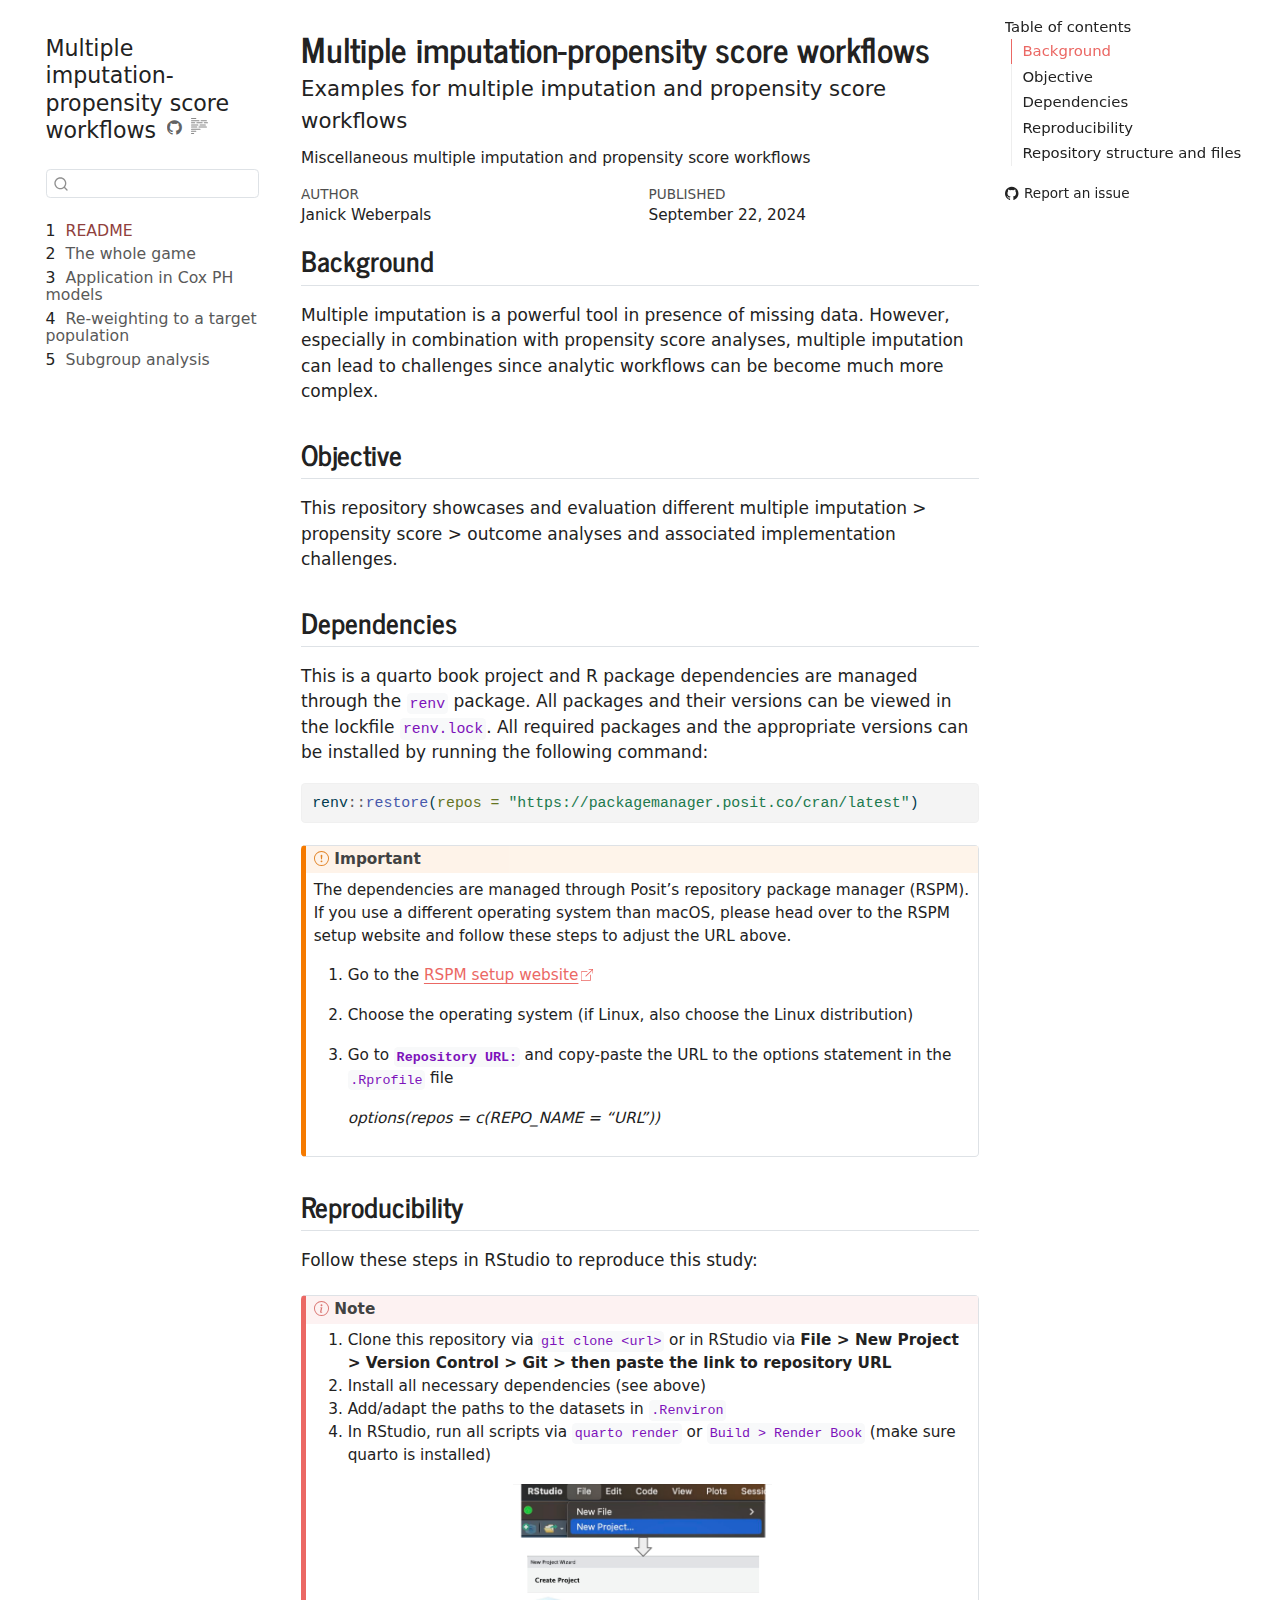
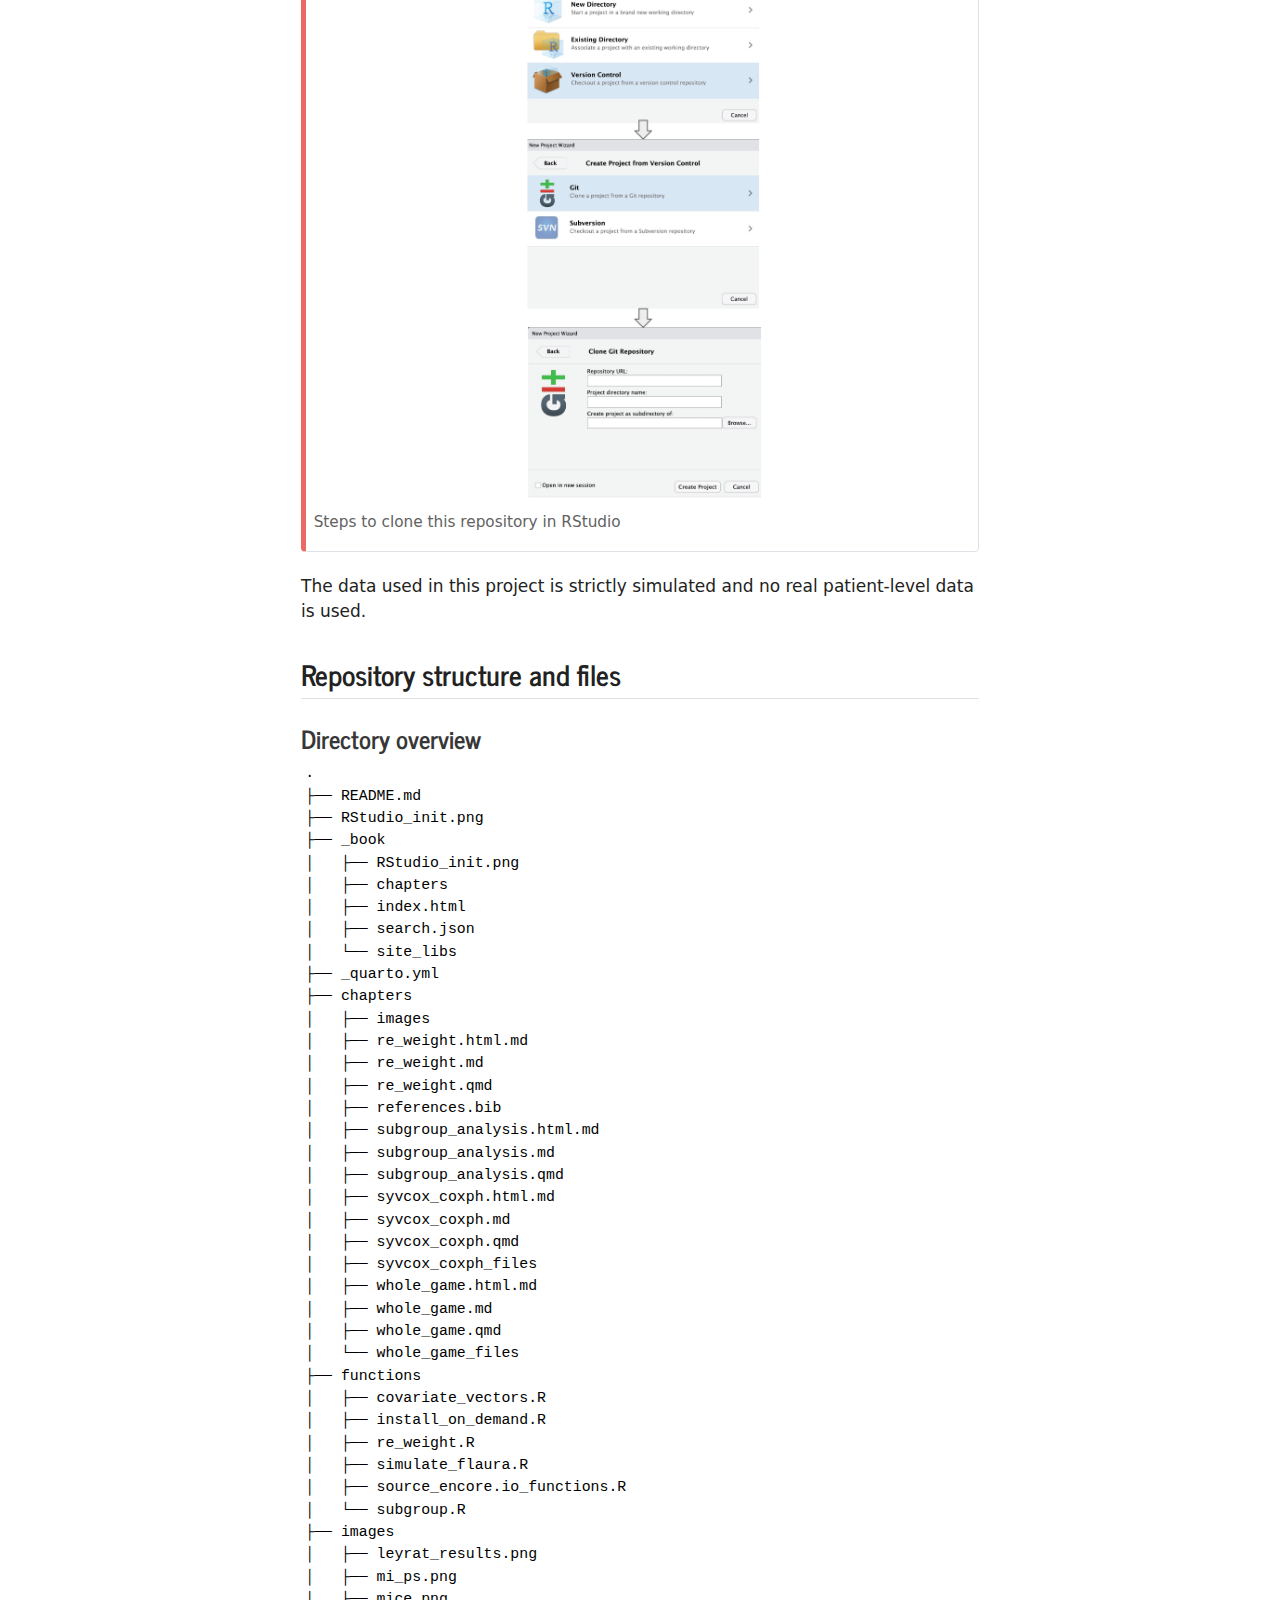
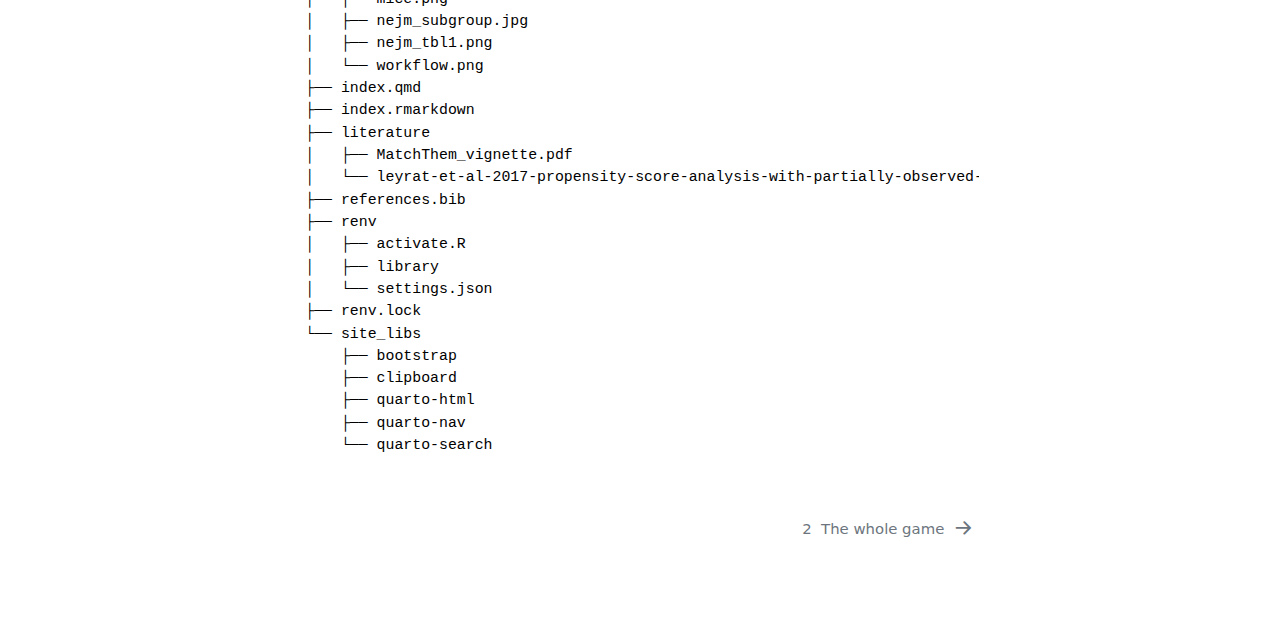
<file: index.html>
<!DOCTYPE html>
<html xmlns="http://www.w3.org/1999/xhtml" lang="en" xml:lang="en"><head>

<meta charset="utf-8">
<meta name="generator" content="quarto-1.5.57">

<meta name="viewport" content="width=device-width, initial-scale=1.0, user-scalable=yes">

<meta name="author" content="Janick Weberpals">
<meta name="dcterms.date" content="2024-09-22">
<meta name="description" content="Miscellaneous multiple imputation and propensity score workflows">

<title>Multiple imputation-propensity score workflows</title>
<style>
code{white-space: pre-wrap;}
span.smallcaps{font-variant: small-caps;}
div.columns{display: flex; gap: min(4vw, 1.5em);}
div.column{flex: auto; overflow-x: auto;}
div.hanging-indent{margin-left: 1.5em; text-indent: -1.5em;}
ul.task-list{list-style: none;}
ul.task-list li input[type="checkbox"] {
  width: 0.8em;
  margin: 0 0.8em 0.2em -1em; /* quarto-specific, see https://github.com/quarto-dev/quarto-cli/issues/4556 */ 
  vertical-align: middle;
}
/* CSS for syntax highlighting */
pre > code.sourceCode { white-space: pre; position: relative; }
pre > code.sourceCode > span { line-height: 1.25; }
pre > code.sourceCode > span:empty { height: 1.2em; }
.sourceCode { overflow: visible; }
code.sourceCode > span { color: inherit; text-decoration: inherit; }
div.sourceCode { margin: 1em 0; }
pre.sourceCode { margin: 0; }
@media screen {
div.sourceCode { overflow: auto; }
}
@media print {
pre > code.sourceCode { white-space: pre-wrap; }
pre > code.sourceCode > span { display: inline-block; text-indent: -5em; padding-left: 5em; }
}
pre.numberSource code
  { counter-reset: source-line 0; }
pre.numberSource code > span
  { position: relative; left: -4em; counter-increment: source-line; }
pre.numberSource code > span > a:first-child::before
  { content: counter(source-line);
    position: relative; left: -1em; text-align: right; vertical-align: baseline;
    border: none; display: inline-block;
    -webkit-touch-callout: none; -webkit-user-select: none;
    -khtml-user-select: none; -moz-user-select: none;
    -ms-user-select: none; user-select: none;
    padding: 0 4px; width: 4em;
  }
pre.numberSource { margin-left: 3em;  padding-left: 4px; }
div.sourceCode
  {   }
@media screen {
pre > code.sourceCode > span > a:first-child::before { text-decoration: underline; }
}
</style>


<script src="site_libs/quarto-nav/quarto-nav.js"></script>
<script src="site_libs/quarto-nav/headroom.min.js"></script>
<script src="site_libs/clipboard/clipboard.min.js"></script>
<script src="site_libs/quarto-search/autocomplete.umd.js"></script>
<script src="site_libs/quarto-search/fuse.min.js"></script>
<script src="site_libs/quarto-search/quarto-search.js"></script>
<meta name="quarto:offset" content="./">
<link href="./chapters/whole_game.html" rel="next">
<script src="site_libs/quarto-html/quarto.js"></script>
<script src="site_libs/quarto-html/popper.min.js"></script>
<script src="site_libs/quarto-html/tippy.umd.min.js"></script>
<script src="site_libs/quarto-html/anchor.min.js"></script>
<link href="site_libs/quarto-html/tippy.css" rel="stylesheet">
<link href="site_libs/quarto-html/quarto-syntax-highlighting.css" rel="stylesheet" id="quarto-text-highlighting-styles">
<script src="site_libs/bootstrap/bootstrap.min.js"></script>
<link href="site_libs/bootstrap/bootstrap-icons.css" rel="stylesheet">
<link href="site_libs/bootstrap/bootstrap.min.css" rel="stylesheet" id="quarto-bootstrap" data-mode="light">
<script id="quarto-search-options" type="application/json">{
  "location": "sidebar",
  "copy-button": false,
  "collapse-after": 3,
  "panel-placement": "start",
  "type": "textbox",
  "limit": 50,
  "keyboard-shortcut": [
    "f",
    "/",
    "s"
  ],
  "show-item-context": false,
  "language": {
    "search-no-results-text": "No results",
    "search-matching-documents-text": "matching documents",
    "search-copy-link-title": "Copy link to search",
    "search-hide-matches-text": "Hide additional matches",
    "search-more-match-text": "more match in this document",
    "search-more-matches-text": "more matches in this document",
    "search-clear-button-title": "Clear",
    "search-text-placeholder": "",
    "search-detached-cancel-button-title": "Cancel",
    "search-submit-button-title": "Submit",
    "search-label": "Search"
  }
}</script>


</head>

<body class="nav-sidebar floating">

<div id="quarto-search-results"></div>
  <header id="quarto-header" class="headroom fixed-top">
  <nav class="quarto-secondary-nav">
    <div class="container-fluid d-flex">
      <button type="button" class="quarto-btn-toggle btn" data-bs-toggle="collapse" role="button" data-bs-target=".quarto-sidebar-collapse-item" aria-controls="quarto-sidebar" aria-expanded="false" aria-label="Toggle sidebar navigation" onclick="if (window.quartoToggleHeadroom) { window.quartoToggleHeadroom(); }">
        <i class="bi bi-layout-text-sidebar-reverse"></i>
      </button>
        <nav class="quarto-page-breadcrumbs" aria-label="breadcrumb"><ol class="breadcrumb"><li class="breadcrumb-item"><a href="./index.html"><span class="chapter-number">1</span>&nbsp; <span class="chapter-title">README</span></a></li></ol></nav>
        <a class="flex-grow-1" role="navigation" data-bs-toggle="collapse" data-bs-target=".quarto-sidebar-collapse-item" aria-controls="quarto-sidebar" aria-expanded="false" aria-label="Toggle sidebar navigation" onclick="if (window.quartoToggleHeadroom) { window.quartoToggleHeadroom(); }">      
        </a>
      <button type="button" class="btn quarto-search-button" aria-label="Search" onclick="window.quartoOpenSearch();">
        <i class="bi bi-search"></i>
      </button>
    </div>
  </nav>
</header>
<!-- content -->
<div id="quarto-content" class="quarto-container page-columns page-rows-contents page-layout-full">
<!-- sidebar -->
  <nav id="quarto-sidebar" class="sidebar collapse collapse-horizontal quarto-sidebar-collapse-item sidebar-navigation floating overflow-auto">
    <div class="pt-lg-2 mt-2 text-left sidebar-header">
    <div class="sidebar-title mb-0 py-0">
      <a href="./">Multiple imputation-propensity score workflows</a> 
        <div class="sidebar-tools-main">
    <a href="https://github.com/janickweberpals/imputation-ps-workflows" title="Source Code" class="quarto-navigation-tool px-1" aria-label="Source Code"><i class="bi bi-github"></i></a>
  <a href="" class="quarto-reader-toggle quarto-navigation-tool px-1" onclick="window.quartoToggleReader(); return false;" title="Toggle reader mode">
  <div class="quarto-reader-toggle-btn">
  <i class="bi"></i>
  </div>
</a>
</div>
    </div>
      </div>
        <div class="mt-2 flex-shrink-0 align-items-center">
        <div class="sidebar-search">
        <div id="quarto-search" class="" title="Search"></div>
        </div>
        </div>
    <div class="sidebar-menu-container"> 
    <ul class="list-unstyled mt-1">
        <li class="sidebar-item">
  <div class="sidebar-item-container"> 
  <a href="./index.html" class="sidebar-item-text sidebar-link active">
 <span class="menu-text"><span class="chapter-number">1</span>&nbsp; <span class="chapter-title">README</span></span></a>
  </div>
</li>
        <li class="sidebar-item">
  <div class="sidebar-item-container"> 
  <a href="./chapters/whole_game.html" class="sidebar-item-text sidebar-link">
 <span class="menu-text"><span class="chapter-number">2</span>&nbsp; <span class="chapter-title">The whole game</span></span></a>
  </div>
</li>
        <li class="sidebar-item">
  <div class="sidebar-item-container"> 
  <a href="./chapters/syvcox_coxph.html" class="sidebar-item-text sidebar-link">
 <span class="menu-text"><span class="chapter-number">3</span>&nbsp; <span class="chapter-title">Application in Cox PH models</span></span></a>
  </div>
</li>
        <li class="sidebar-item">
  <div class="sidebar-item-container"> 
  <a href="./chapters/re_weight.html" class="sidebar-item-text sidebar-link">
 <span class="menu-text"><span class="chapter-number">4</span>&nbsp; <span class="chapter-title">Re-weighting to a target population</span></span></a>
  </div>
</li>
        <li class="sidebar-item">
  <div class="sidebar-item-container"> 
  <a href="./chapters/subgroup_analysis.html" class="sidebar-item-text sidebar-link">
 <span class="menu-text"><span class="chapter-number">5</span>&nbsp; <span class="chapter-title">Subgroup analysis</span></span></a>
  </div>
</li>
    </ul>
    </div>
</nav>
<div id="quarto-sidebar-glass" class="quarto-sidebar-collapse-item" data-bs-toggle="collapse" data-bs-target=".quarto-sidebar-collapse-item"></div>
<!-- margin-sidebar -->
    <div id="quarto-margin-sidebar" class="sidebar margin-sidebar">
        <nav id="TOC" role="doc-toc" class="toc-active">
    <h2 id="toc-title">Table of contents</h2>
   
  <ul>
  <li><a href="#background" id="toc-background" class="nav-link active" data-scroll-target="#background">Background</a></li>
  <li><a href="#objective" id="toc-objective" class="nav-link" data-scroll-target="#objective">Objective</a></li>
  <li><a href="#sec-dependencies" id="toc-sec-dependencies" class="nav-link" data-scroll-target="#sec-dependencies">Dependencies</a></li>
  <li><a href="#reproducibility" id="toc-reproducibility" class="nav-link" data-scroll-target="#reproducibility">Reproducibility</a></li>
  <li><a href="#repository-structure-and-files" id="toc-repository-structure-and-files" class="nav-link" data-scroll-target="#repository-structure-and-files">Repository structure and files</a>
  <ul class="collapse">
  <li><a href="#directory-overview" id="toc-directory-overview" class="nav-link" data-scroll-target="#directory-overview">Directory overview</a></li>
  </ul></li>
  </ul>
<div class="toc-actions"><ul><li><a href="https://github.com/janickweberpals/imputation-ps-workflows/issues/new" class="toc-action"><i class="bi bi-github"></i>Report an issue</a></li></ul></div></nav>
    </div>
<!-- main -->
<main class="content column-body" id="quarto-document-content">

<header id="title-block-header" class="quarto-title-block default">
<div class="quarto-title">
<h1 class="title">Multiple imputation-propensity score workflows</h1>
<p class="subtitle lead">Examples for multiple imputation and propensity score workflows</p>
</div>

<div>
  <div class="description">
    <p>Miscellaneous multiple imputation and propensity score workflows</p>
  </div>
</div>


<div class="quarto-title-meta column-body">

    <div>
    <div class="quarto-title-meta-heading">Author</div>
    <div class="quarto-title-meta-contents">
             <p>Janick Weberpals </p>
          </div>
  </div>
    
    <div>
    <div class="quarto-title-meta-heading">Published</div>
    <div class="quarto-title-meta-contents">
      <p class="date">September 22, 2024</p>
    </div>
  </div>
  
    
  </div>
  


</header>


<section id="background" class="level2 unnumbered">
<h2 class="unnumbered anchored" data-anchor-id="background">Background</h2>
<p>Multiple imputation is a powerful tool in presence of missing data. However, especially in combination with propensity score analyses, multiple imputation can lead to challenges since analytic workflows can be become much more complex.</p>
</section>
<section id="objective" class="level2 unnumbered">
<h2 class="unnumbered anchored" data-anchor-id="objective">Objective</h2>
<p>This repository showcases and evaluation different multiple imputation &gt; propensity score &gt; outcome analyses and associated implementation challenges.</p>
</section>
<section id="sec-dependencies" class="level2 unnumbered">
<h2 class="unnumbered anchored" data-anchor-id="sec-dependencies">Dependencies</h2>
<p>This is a quarto book project and R package dependencies are managed through the <code>renv</code> package. All packages and their versions can be viewed in the lockfile <code>renv.lock</code>. All required packages and the appropriate versions can be installed by running the following command:</p>
<div class="cell">
<div class="sourceCode cell-code" id="cb1"><pre class="sourceCode r code-with-copy"><code class="sourceCode r"><span id="cb1-1"><a href="#cb1-1" aria-hidden="true" tabindex="-1"></a>renv<span class="sc">::</span><span class="fu">restore</span>(<span class="at">repos =</span> <span class="st">"https://packagemanager.posit.co/cran/latest"</span>)</span></code><button title="Copy to Clipboard" class="code-copy-button"><i class="bi"></i></button></pre></div>
</div>
<div class="callout callout-style-default callout-important callout-titled">
<div class="callout-header d-flex align-content-center">
<div class="callout-icon-container">
<i class="callout-icon"></i>
</div>
<div class="callout-title-container flex-fill">
Important
</div>
</div>
<div class="callout-body-container callout-body">
<p>The dependencies are managed through Posit’s repository package manager (RSPM). If you use a different operating system than macOS, please head over to the RSPM setup website and follow these steps to adjust the URL above.</p>
<ol type="1">
<li><p>Go to the <a href="https://packagemanager.posit.co/client/#/repos/cran/setup?distribution=redhat-9">RSPM setup website</a></p></li>
<li><p>Choose the operating system (if Linux, also choose the Linux distribution)</p></li>
<li><p>Go to <strong><code>Repository URL:</code></strong> and copy-paste the URL to the options statement in the <code>.Rprofile</code> file</p>
<p><em>options(repos = c(REPO_NAME = “URL”))</em></p></li>
</ol>
</div>
</div>
</section>
<section id="reproducibility" class="level2 unnumbered">
<h2 class="unnumbered anchored" data-anchor-id="reproducibility">Reproducibility</h2>
<p>Follow these steps in RStudio to reproduce this study:</p>
<div class="callout callout-style-default callout-note callout-titled">
<div class="callout-header d-flex align-content-center">
<div class="callout-icon-container">
<i class="callout-icon"></i>
</div>
<div class="callout-title-container flex-fill">
Note
</div>
</div>
<div class="callout-body-container callout-body">
<ol type="1">
<li>Clone this repository via <code>git clone &lt;url&gt;</code> or in RStudio via <strong>File &gt; New Project &gt; Version Control &gt; Git &gt; then paste the link to repository URL</strong></li>
<li>Install all necessary dependencies (see above)</li>
<li>Add/adapt the paths to the datasets in <code>.Renviron</code></li>
<li>In RStudio, run all scripts via <code>quarto render</code> or <code>Build &gt; Render Book</code> (make sure quarto is installed)</li>
</ol>
<div class="quarto-figure quarto-figure-center">
<figure class="figure">
<p><img src="RStudio_init.png" class="img-fluid figure-img" width="259"></p>
<figcaption>Steps to clone this repository in RStudio</figcaption>
</figure>
</div>
</div>
</div>
<p>The data used in this project is strictly simulated and no real patient-level data is used.</p>
</section>
<section id="repository-structure-and-files" class="level2 unnumbered">
<h2 class="unnumbered anchored" data-anchor-id="repository-structure-and-files">Repository structure and files</h2>
<section id="directory-overview" class="level3 unnumbered">
<h3 class="unnumbered anchored" data-anchor-id="directory-overview">Directory overview</h3>
<div class="cell">
<div class="cell-output cell-output-stdout">
<pre><code>.
├── README.md
├── RStudio_init.png
├── _book
│   ├── RStudio_init.png
│   ├── chapters
│   ├── index.html
│   ├── search.json
│   └── site_libs
├── _quarto.yml
├── chapters
│   ├── images
│   ├── re_weight.html.md
│   ├── re_weight.md
│   ├── re_weight.qmd
│   ├── references.bib
│   ├── subgroup_analysis.html.md
│   ├── subgroup_analysis.md
│   ├── subgroup_analysis.qmd
│   ├── syvcox_coxph.html.md
│   ├── syvcox_coxph.md
│   ├── syvcox_coxph.qmd
│   ├── syvcox_coxph_files
│   ├── whole_game.html.md
│   ├── whole_game.md
│   ├── whole_game.qmd
│   └── whole_game_files
├── functions
│   ├── covariate_vectors.R
│   ├── install_on_demand.R
│   ├── re_weight.R
│   ├── simulate_flaura.R
│   ├── source_encore.io_functions.R
│   └── subgroup.R
├── images
│   ├── leyrat_results.png
│   ├── mi_ps.png
│   ├── mice.png
│   ├── nejm_subgroup.jpg
│   ├── nejm_tbl1.png
│   └── workflow.png
├── index.qmd
├── index.rmarkdown
├── literature
│   ├── MatchThem_vignette.pdf
│   └── leyrat-et-al-2017-propensity-score-analysis-with-partially-observed-covariates-how-should-multiple-imputation-be-used.pdf
├── references.bib
├── renv
│   ├── activate.R
│   ├── library
│   └── settings.json
├── renv.lock
└── site_libs
    ├── bootstrap
    ├── clipboard
    ├── quarto-html
    ├── quarto-nav
    └── quarto-search</code></pre>
</div>
</div>


</section>
</section>

</main> <!-- /main -->
<script id="quarto-html-after-body" type="application/javascript">
window.document.addEventListener("DOMContentLoaded", function (event) {
  const toggleBodyColorMode = (bsSheetEl) => {
    const mode = bsSheetEl.getAttribute("data-mode");
    const bodyEl = window.document.querySelector("body");
    if (mode === "dark") {
      bodyEl.classList.add("quarto-dark");
      bodyEl.classList.remove("quarto-light");
    } else {
      bodyEl.classList.add("quarto-light");
      bodyEl.classList.remove("quarto-dark");
    }
  }
  const toggleBodyColorPrimary = () => {
    const bsSheetEl = window.document.querySelector("link#quarto-bootstrap");
    if (bsSheetEl) {
      toggleBodyColorMode(bsSheetEl);
    }
  }
  toggleBodyColorPrimary();  
  const icon = "";
  const anchorJS = new window.AnchorJS();
  anchorJS.options = {
    placement: 'right',
    icon: icon
  };
  anchorJS.add('.anchored');
  const isCodeAnnotation = (el) => {
    for (const clz of el.classList) {
      if (clz.startsWith('code-annotation-')) {                     
        return true;
      }
    }
    return false;
  }
  const onCopySuccess = function(e) {
    // button target
    const button = e.trigger;
    // don't keep focus
    button.blur();
    // flash "checked"
    button.classList.add('code-copy-button-checked');
    var currentTitle = button.getAttribute("title");
    button.setAttribute("title", "Copied!");
    let tooltip;
    if (window.bootstrap) {
      button.setAttribute("data-bs-toggle", "tooltip");
      button.setAttribute("data-bs-placement", "left");
      button.setAttribute("data-bs-title", "Copied!");
      tooltip = new bootstrap.Tooltip(button, 
        { trigger: "manual", 
          customClass: "code-copy-button-tooltip",
          offset: [0, -8]});
      tooltip.show();    
    }
    setTimeout(function() {
      if (tooltip) {
        tooltip.hide();
        button.removeAttribute("data-bs-title");
        button.removeAttribute("data-bs-toggle");
        button.removeAttribute("data-bs-placement");
      }
      button.setAttribute("title", currentTitle);
      button.classList.remove('code-copy-button-checked');
    }, 1000);
    // clear code selection
    e.clearSelection();
  }
  const getTextToCopy = function(trigger) {
      const codeEl = trigger.previousElementSibling.cloneNode(true);
      for (const childEl of codeEl.children) {
        if (isCodeAnnotation(childEl)) {
          childEl.remove();
        }
      }
      return codeEl.innerText;
  }
  const clipboard = new window.ClipboardJS('.code-copy-button:not([data-in-quarto-modal])', {
    text: getTextToCopy
  });
  clipboard.on('success', onCopySuccess);
  if (window.document.getElementById('quarto-embedded-source-code-modal')) {
    // For code content inside modals, clipBoardJS needs to be initialized with a container option
    // TODO: Check when it could be a function (https://github.com/zenorocha/clipboard.js/issues/860)
    const clipboardModal = new window.ClipboardJS('.code-copy-button[data-in-quarto-modal]', {
      text: getTextToCopy,
      container: window.document.getElementById('quarto-embedded-source-code-modal')
    });
    clipboardModal.on('success', onCopySuccess);
  }
    var localhostRegex = new RegExp(/^(?:http|https):\/\/localhost\:?[0-9]*\//);
    var mailtoRegex = new RegExp(/^mailto:/);
      var filterRegex = new RegExp('/' + window.location.host + '/');
    var isInternal = (href) => {
        return filterRegex.test(href) || localhostRegex.test(href) || mailtoRegex.test(href);
    }
    // Inspect non-navigation links and adorn them if external
 	var links = window.document.querySelectorAll('a[href]:not(.nav-link):not(.navbar-brand):not(.toc-action):not(.sidebar-link):not(.sidebar-item-toggle):not(.pagination-link):not(.no-external):not([aria-hidden]):not(.dropdown-item):not(.quarto-navigation-tool):not(.about-link)');
    for (var i=0; i<links.length; i++) {
      const link = links[i];
      if (!isInternal(link.href)) {
        // undo the damage that might have been done by quarto-nav.js in the case of
        // links that we want to consider external
        if (link.dataset.originalHref !== undefined) {
          link.href = link.dataset.originalHref;
        }
          // target, if specified
          link.setAttribute("target", "_blank");
          if (link.getAttribute("rel") === null) {
            link.setAttribute("rel", "noopener");
          }
          // default icon
          link.classList.add("external");
      }
    }
  function tippyHover(el, contentFn, onTriggerFn, onUntriggerFn) {
    const config = {
      allowHTML: true,
      maxWidth: 500,
      delay: 100,
      arrow: false,
      appendTo: function(el) {
          return el.parentElement;
      },
      interactive: true,
      interactiveBorder: 10,
      theme: 'quarto',
      placement: 'bottom-start',
    };
    if (contentFn) {
      config.content = contentFn;
    }
    if (onTriggerFn) {
      config.onTrigger = onTriggerFn;
    }
    if (onUntriggerFn) {
      config.onUntrigger = onUntriggerFn;
    }
    window.tippy(el, config); 
  }
  const noterefs = window.document.querySelectorAll('a[role="doc-noteref"]');
  for (var i=0; i<noterefs.length; i++) {
    const ref = noterefs[i];
    tippyHover(ref, function() {
      // use id or data attribute instead here
      let href = ref.getAttribute('data-footnote-href') || ref.getAttribute('href');
      try { href = new URL(href).hash; } catch {}
      const id = href.replace(/^#\/?/, "");
      const note = window.document.getElementById(id);
      if (note) {
        return note.innerHTML;
      } else {
        return "";
      }
    });
  }
  const xrefs = window.document.querySelectorAll('a.quarto-xref');
  const processXRef = (id, note) => {
    // Strip column container classes
    const stripColumnClz = (el) => {
      el.classList.remove("page-full", "page-columns");
      if (el.children) {
        for (const child of el.children) {
          stripColumnClz(child);
        }
      }
    }
    stripColumnClz(note)
    if (id === null || id.startsWith('sec-')) {
      // Special case sections, only their first couple elements
      const container = document.createElement("div");
      if (note.children && note.children.length > 2) {
        container.appendChild(note.children[0].cloneNode(true));
        for (let i = 1; i < note.children.length; i++) {
          const child = note.children[i];
          if (child.tagName === "P" && child.innerText === "") {
            continue;
          } else {
            container.appendChild(child.cloneNode(true));
            break;
          }
        }
        if (window.Quarto?.typesetMath) {
          window.Quarto.typesetMath(container);
        }
        return container.innerHTML
      } else {
        if (window.Quarto?.typesetMath) {
          window.Quarto.typesetMath(note);
        }
        return note.innerHTML;
      }
    } else {
      // Remove any anchor links if they are present
      const anchorLink = note.querySelector('a.anchorjs-link');
      if (anchorLink) {
        anchorLink.remove();
      }
      if (window.Quarto?.typesetMath) {
        window.Quarto.typesetMath(note);
      }
      // TODO in 1.5, we should make sure this works without a callout special case
      if (note.classList.contains("callout")) {
        return note.outerHTML;
      } else {
        return note.innerHTML;
      }
    }
  }
  for (var i=0; i<xrefs.length; i++) {
    const xref = xrefs[i];
    tippyHover(xref, undefined, function(instance) {
      instance.disable();
      let url = xref.getAttribute('href');
      let hash = undefined; 
      if (url.startsWith('#')) {
        hash = url;
      } else {
        try { hash = new URL(url).hash; } catch {}
      }
      if (hash) {
        const id = hash.replace(/^#\/?/, "");
        const note = window.document.getElementById(id);
        if (note !== null) {
          try {
            const html = processXRef(id, note.cloneNode(true));
            instance.setContent(html);
          } finally {
            instance.enable();
            instance.show();
          }
        } else {
          // See if we can fetch this
          fetch(url.split('#')[0])
          .then(res => res.text())
          .then(html => {
            const parser = new DOMParser();
            const htmlDoc = parser.parseFromString(html, "text/html");
            const note = htmlDoc.getElementById(id);
            if (note !== null) {
              const html = processXRef(id, note);
              instance.setContent(html);
            } 
          }).finally(() => {
            instance.enable();
            instance.show();
          });
        }
      } else {
        // See if we can fetch a full url (with no hash to target)
        // This is a special case and we should probably do some content thinning / targeting
        fetch(url)
        .then(res => res.text())
        .then(html => {
          const parser = new DOMParser();
          const htmlDoc = parser.parseFromString(html, "text/html");
          const note = htmlDoc.querySelector('main.content');
          if (note !== null) {
            // This should only happen for chapter cross references
            // (since there is no id in the URL)
            // remove the first header
            if (note.children.length > 0 && note.children[0].tagName === "HEADER") {
              note.children[0].remove();
            }
            const html = processXRef(null, note);
            instance.setContent(html);
          } 
        }).finally(() => {
          instance.enable();
          instance.show();
        });
      }
    }, function(instance) {
    });
  }
      let selectedAnnoteEl;
      const selectorForAnnotation = ( cell, annotation) => {
        let cellAttr = 'data-code-cell="' + cell + '"';
        let lineAttr = 'data-code-annotation="' +  annotation + '"';
        const selector = 'span[' + cellAttr + '][' + lineAttr + ']';
        return selector;
      }
      const selectCodeLines = (annoteEl) => {
        const doc = window.document;
        const targetCell = annoteEl.getAttribute("data-target-cell");
        const targetAnnotation = annoteEl.getAttribute("data-target-annotation");
        const annoteSpan = window.document.querySelector(selectorForAnnotation(targetCell, targetAnnotation));
        const lines = annoteSpan.getAttribute("data-code-lines").split(",");
        const lineIds = lines.map((line) => {
          return targetCell + "-" + line;
        })
        let top = null;
        let height = null;
        let parent = null;
        if (lineIds.length > 0) {
            //compute the position of the single el (top and bottom and make a div)
            const el = window.document.getElementById(lineIds[0]);
            top = el.offsetTop;
            height = el.offsetHeight;
            parent = el.parentElement.parentElement;
          if (lineIds.length > 1) {
            const lastEl = window.document.getElementById(lineIds[lineIds.length - 1]);
            const bottom = lastEl.offsetTop + lastEl.offsetHeight;
            height = bottom - top;
          }
          if (top !== null && height !== null && parent !== null) {
            // cook up a div (if necessary) and position it 
            let div = window.document.getElementById("code-annotation-line-highlight");
            if (div === null) {
              div = window.document.createElement("div");
              div.setAttribute("id", "code-annotation-line-highlight");
              div.style.position = 'absolute';
              parent.appendChild(div);
            }
            div.style.top = top - 2 + "px";
            div.style.height = height + 4 + "px";
            div.style.left = 0;
            let gutterDiv = window.document.getElementById("code-annotation-line-highlight-gutter");
            if (gutterDiv === null) {
              gutterDiv = window.document.createElement("div");
              gutterDiv.setAttribute("id", "code-annotation-line-highlight-gutter");
              gutterDiv.style.position = 'absolute';
              const codeCell = window.document.getElementById(targetCell);
              const gutter = codeCell.querySelector('.code-annotation-gutter');
              gutter.appendChild(gutterDiv);
            }
            gutterDiv.style.top = top - 2 + "px";
            gutterDiv.style.height = height + 4 + "px";
          }
          selectedAnnoteEl = annoteEl;
        }
      };
      const unselectCodeLines = () => {
        const elementsIds = ["code-annotation-line-highlight", "code-annotation-line-highlight-gutter"];
        elementsIds.forEach((elId) => {
          const div = window.document.getElementById(elId);
          if (div) {
            div.remove();
          }
        });
        selectedAnnoteEl = undefined;
      };
        // Handle positioning of the toggle
    window.addEventListener(
      "resize",
      throttle(() => {
        elRect = undefined;
        if (selectedAnnoteEl) {
          selectCodeLines(selectedAnnoteEl);
        }
      }, 10)
    );
    function throttle(fn, ms) {
    let throttle = false;
    let timer;
      return (...args) => {
        if(!throttle) { // first call gets through
            fn.apply(this, args);
            throttle = true;
        } else { // all the others get throttled
            if(timer) clearTimeout(timer); // cancel #2
            timer = setTimeout(() => {
              fn.apply(this, args);
              timer = throttle = false;
            }, ms);
        }
      };
    }
      // Attach click handler to the DT
      const annoteDls = window.document.querySelectorAll('dt[data-target-cell]');
      for (const annoteDlNode of annoteDls) {
        annoteDlNode.addEventListener('click', (event) => {
          const clickedEl = event.target;
          if (clickedEl !== selectedAnnoteEl) {
            unselectCodeLines();
            const activeEl = window.document.querySelector('dt[data-target-cell].code-annotation-active');
            if (activeEl) {
              activeEl.classList.remove('code-annotation-active');
            }
            selectCodeLines(clickedEl);
            clickedEl.classList.add('code-annotation-active');
          } else {
            // Unselect the line
            unselectCodeLines();
            clickedEl.classList.remove('code-annotation-active');
          }
        });
      }
  const findCites = (el) => {
    const parentEl = el.parentElement;
    if (parentEl) {
      const cites = parentEl.dataset.cites;
      if (cites) {
        return {
          el,
          cites: cites.split(' ')
        };
      } else {
        return findCites(el.parentElement)
      }
    } else {
      return undefined;
    }
  };
  var bibliorefs = window.document.querySelectorAll('a[role="doc-biblioref"]');
  for (var i=0; i<bibliorefs.length; i++) {
    const ref = bibliorefs[i];
    const citeInfo = findCites(ref);
    if (citeInfo) {
      tippyHover(citeInfo.el, function() {
        var popup = window.document.createElement('div');
        citeInfo.cites.forEach(function(cite) {
          var citeDiv = window.document.createElement('div');
          citeDiv.classList.add('hanging-indent');
          citeDiv.classList.add('csl-entry');
          var biblioDiv = window.document.getElementById('ref-' + cite);
          if (biblioDiv) {
            citeDiv.innerHTML = biblioDiv.innerHTML;
          }
          popup.appendChild(citeDiv);
        });
        return popup.innerHTML;
      });
    }
  }
});
</script>
<nav class="page-navigation column-body">
  <div class="nav-page nav-page-previous">
  </div>
  <div class="nav-page nav-page-next">
      <a href="./chapters/whole_game.html" class="pagination-link" aria-label="The whole game">
        <span class="nav-page-text"><span class="chapter-number">2</span>&nbsp; <span class="chapter-title">The whole game</span></span> <i class="bi bi-arrow-right-short"></i>
      </a>
  </div>
</nav>
</div> <!-- /content -->




<footer class="footer"><div class="nav-footer"><div class="nav-footer-center"><div class="toc-actions d-sm-block d-md-none"><ul><li><a href="https://github.com/janickweberpals/imputation-ps-workflows/issues/new" class="toc-action"><i class="bi bi-github"></i>Report an issue</a></li></ul></div></div></div></footer></body></html>
</file>
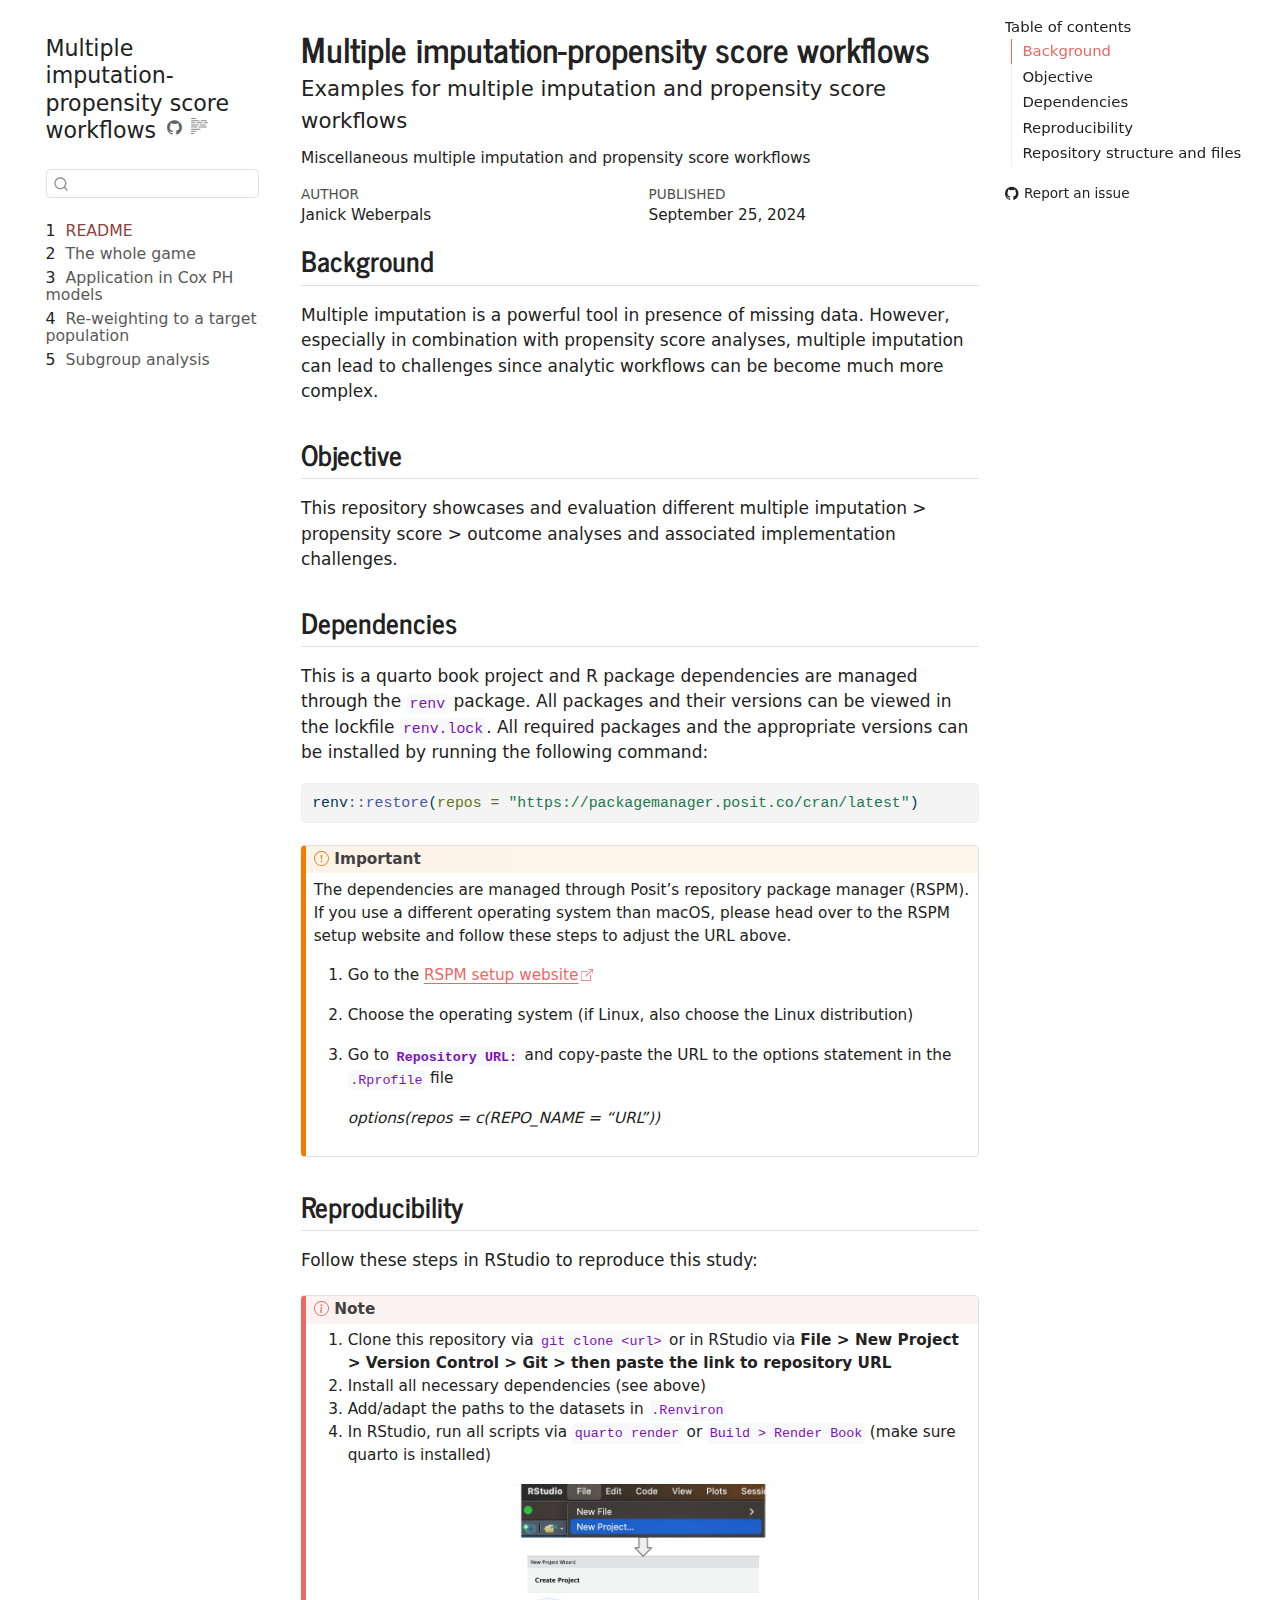
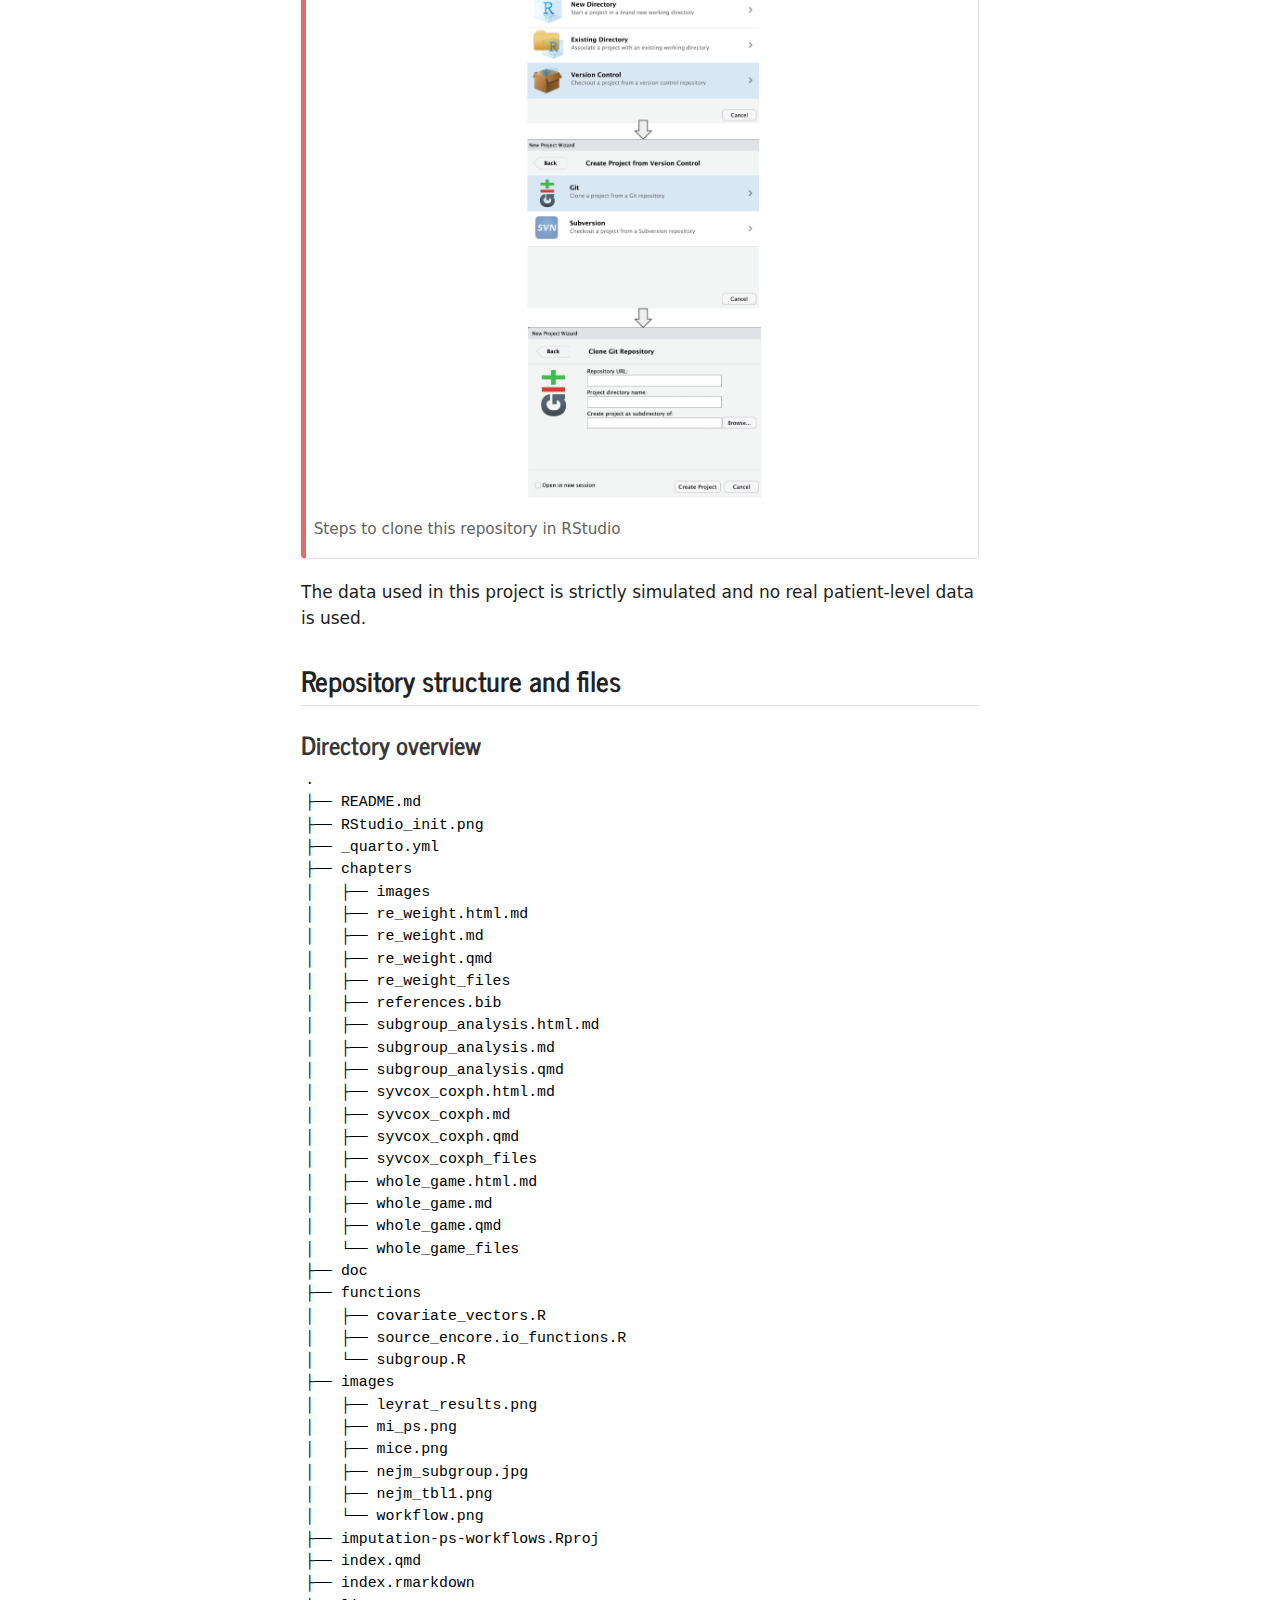
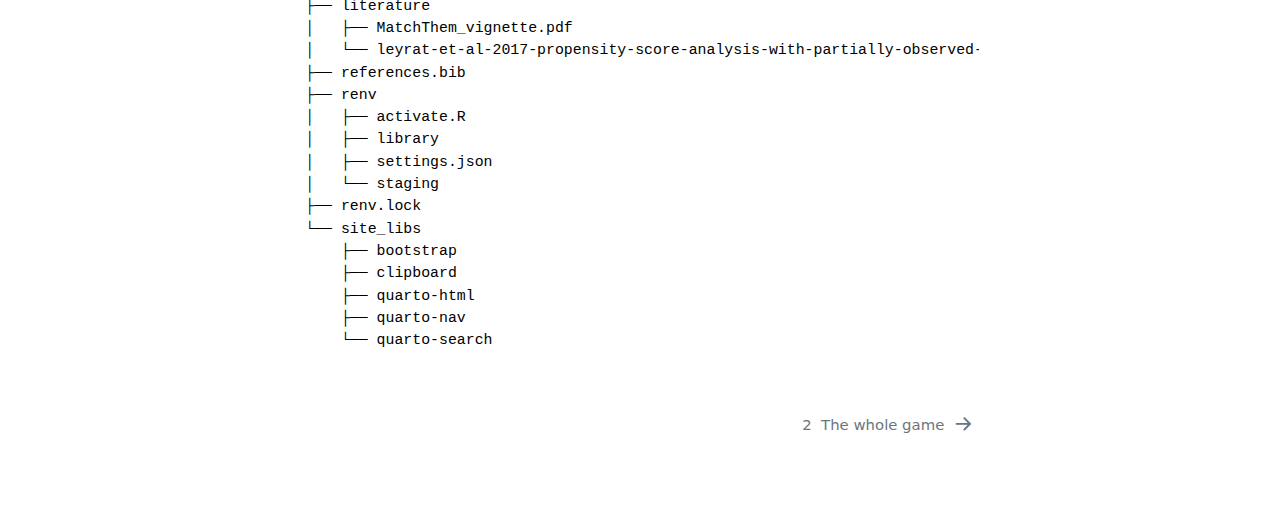
<file: doc/index.html>
<!DOCTYPE html>
<html xmlns="http://www.w3.org/1999/xhtml" lang="en" xml:lang="en"><head>

<meta charset="utf-8">
<meta name="generator" content="quarto-1.4.549">

<meta name="viewport" content="width=device-width, initial-scale=1.0, user-scalable=yes">

<meta name="author" content="Janick Weberpals">
<meta name="dcterms.date" content="2024-09-25">
<meta name="description" content="Miscellaneous multiple imputation and propensity score workflows">

<title>Multiple imputation-propensity score workflows</title>
<style>
code{white-space: pre-wrap;}
span.smallcaps{font-variant: small-caps;}
div.columns{display: flex; gap: min(4vw, 1.5em);}
div.column{flex: auto; overflow-x: auto;}
div.hanging-indent{margin-left: 1.5em; text-indent: -1.5em;}
ul.task-list{list-style: none;}
ul.task-list li input[type="checkbox"] {
  width: 0.8em;
  margin: 0 0.8em 0.2em -1em; /* quarto-specific, see https://github.com/quarto-dev/quarto-cli/issues/4556 */ 
  vertical-align: middle;
}
/* CSS for syntax highlighting */
pre > code.sourceCode { white-space: pre; position: relative; }
pre > code.sourceCode > span { line-height: 1.25; }
pre > code.sourceCode > span:empty { height: 1.2em; }
.sourceCode { overflow: visible; }
code.sourceCode > span { color: inherit; text-decoration: inherit; }
div.sourceCode { margin: 1em 0; }
pre.sourceCode { margin: 0; }
@media screen {
div.sourceCode { overflow: auto; }
}
@media print {
pre > code.sourceCode { white-space: pre-wrap; }
pre > code.sourceCode > span { text-indent: -5em; padding-left: 5em; }
}
pre.numberSource code
  { counter-reset: source-line 0; }
pre.numberSource code > span
  { position: relative; left: -4em; counter-increment: source-line; }
pre.numberSource code > span > a:first-child::before
  { content: counter(source-line);
    position: relative; left: -1em; text-align: right; vertical-align: baseline;
    border: none; display: inline-block;
    -webkit-touch-callout: none; -webkit-user-select: none;
    -khtml-user-select: none; -moz-user-select: none;
    -ms-user-select: none; user-select: none;
    padding: 0 4px; width: 4em;
  }
pre.numberSource { margin-left: 3em;  padding-left: 4px; }
div.sourceCode
  {   }
@media screen {
pre > code.sourceCode > span > a:first-child::before { text-decoration: underline; }
}
</style>


<script src="site_libs/quarto-nav/quarto-nav.js"></script>
<script src="site_libs/quarto-nav/headroom.min.js"></script>
<script src="site_libs/clipboard/clipboard.min.js"></script>
<script src="site_libs/quarto-search/autocomplete.umd.js"></script>
<script src="site_libs/quarto-search/fuse.min.js"></script>
<script src="site_libs/quarto-search/quarto-search.js"></script>
<meta name="quarto:offset" content="./">
<link href="./chapters/whole_game.html" rel="next">
<script src="site_libs/quarto-html/quarto.js"></script>
<script src="site_libs/quarto-html/popper.min.js"></script>
<script src="site_libs/quarto-html/tippy.umd.min.js"></script>
<script src="site_libs/quarto-html/anchor.min.js"></script>
<link href="site_libs/quarto-html/tippy.css" rel="stylesheet">
<link href="site_libs/quarto-html/quarto-syntax-highlighting.css" rel="stylesheet" id="quarto-text-highlighting-styles">
<script src="site_libs/bootstrap/bootstrap.min.js"></script>
<link href="site_libs/bootstrap/bootstrap-icons.css" rel="stylesheet">
<link href="site_libs/bootstrap/bootstrap.min.css" rel="stylesheet" id="quarto-bootstrap" data-mode="light">
<script id="quarto-search-options" type="application/json">{
  "location": "sidebar",
  "copy-button": false,
  "collapse-after": 3,
  "panel-placement": "start",
  "type": "textbox",
  "limit": 50,
  "keyboard-shortcut": [
    "f",
    "/",
    "s"
  ],
  "show-item-context": false,
  "language": {
    "search-no-results-text": "No results",
    "search-matching-documents-text": "matching documents",
    "search-copy-link-title": "Copy link to search",
    "search-hide-matches-text": "Hide additional matches",
    "search-more-match-text": "more match in this document",
    "search-more-matches-text": "more matches in this document",
    "search-clear-button-title": "Clear",
    "search-text-placeholder": "",
    "search-detached-cancel-button-title": "Cancel",
    "search-submit-button-title": "Submit",
    "search-label": "Search"
  }
}</script>


</head>

<body class="nav-sidebar floating">

<div id="quarto-search-results"></div>
  <header id="quarto-header" class="headroom fixed-top">
  <nav class="quarto-secondary-nav">
    <div class="container-fluid d-flex">
      <button type="button" class="quarto-btn-toggle btn" data-bs-toggle="collapse" data-bs-target=".quarto-sidebar-collapse-item" aria-controls="quarto-sidebar" aria-expanded="false" aria-label="Toggle sidebar navigation" onclick="if (window.quartoToggleHeadroom) { window.quartoToggleHeadroom(); }">
        <i class="bi bi-layout-text-sidebar-reverse"></i>
      </button>
        <nav class="quarto-page-breadcrumbs" aria-label="breadcrumb"><ol class="breadcrumb"><li class="breadcrumb-item"><a href="./index.html"><span class="chapter-number">1</span>&nbsp; <span class="chapter-title">README</span></a></li></ol></nav>
        <a class="flex-grow-1" role="button" data-bs-toggle="collapse" data-bs-target=".quarto-sidebar-collapse-item" aria-controls="quarto-sidebar" aria-expanded="false" aria-label="Toggle sidebar navigation" onclick="if (window.quartoToggleHeadroom) { window.quartoToggleHeadroom(); }">      
        </a>
      <button type="button" class="btn quarto-search-button" aria-label="" onclick="window.quartoOpenSearch();">
        <i class="bi bi-search"></i>
      </button>
    </div>
  </nav>
</header>
<!-- content -->
<div id="quarto-content" class="quarto-container page-columns page-rows-contents page-layout-full">
<!-- sidebar -->
  <nav id="quarto-sidebar" class="sidebar collapse collapse-horizontal quarto-sidebar-collapse-item sidebar-navigation floating overflow-auto">
    <div class="pt-lg-2 mt-2 text-left sidebar-header">
    <div class="sidebar-title mb-0 py-0">
      <a href="./">Multiple imputation-propensity score workflows</a> 
        <div class="sidebar-tools-main">
    <a href="https://github.com/janickweberpals/imputation-ps-workflows" title="Source Code" class="quarto-navigation-tool px-1" aria-label="Source Code"><i class="bi bi-github"></i></a>
  <a href="" class="quarto-reader-toggle quarto-navigation-tool px-1" onclick="window.quartoToggleReader(); return false;" title="Toggle reader mode">
  <div class="quarto-reader-toggle-btn">
  <i class="bi"></i>
  </div>
</a>
</div>
    </div>
      </div>
        <div class="mt-2 flex-shrink-0 align-items-center">
        <div class="sidebar-search">
        <div id="quarto-search" class="" title="Search"></div>
        </div>
        </div>
    <div class="sidebar-menu-container"> 
    <ul class="list-unstyled mt-1">
        <li class="sidebar-item">
  <div class="sidebar-item-container"> 
  <a href="./index.html" class="sidebar-item-text sidebar-link active">
 <span class="menu-text"><span class="chapter-number">1</span>&nbsp; <span class="chapter-title">README</span></span></a>
  </div>
</li>
        <li class="sidebar-item">
  <div class="sidebar-item-container"> 
  <a href="./chapters/whole_game.html" class="sidebar-item-text sidebar-link">
 <span class="menu-text"><span class="chapter-number">2</span>&nbsp; <span class="chapter-title">The whole game</span></span></a>
  </div>
</li>
        <li class="sidebar-item">
  <div class="sidebar-item-container"> 
  <a href="./chapters/syvcox_coxph.html" class="sidebar-item-text sidebar-link">
 <span class="menu-text"><span class="chapter-number">3</span>&nbsp; <span class="chapter-title">Application in Cox PH models</span></span></a>
  </div>
</li>
        <li class="sidebar-item">
  <div class="sidebar-item-container"> 
  <a href="./chapters/re_weight.html" class="sidebar-item-text sidebar-link">
 <span class="menu-text"><span class="chapter-number">4</span>&nbsp; <span class="chapter-title">Re-weighting to a target population</span></span></a>
  </div>
</li>
        <li class="sidebar-item">
  <div class="sidebar-item-container"> 
  <a href="./chapters/subgroup_analysis.html" class="sidebar-item-text sidebar-link">
 <span class="menu-text"><span class="chapter-number">5</span>&nbsp; <span class="chapter-title">Subgroup analysis</span></span></a>
  </div>
</li>
    </ul>
    </div>
</nav>
<div id="quarto-sidebar-glass" class="quarto-sidebar-collapse-item" data-bs-toggle="collapse" data-bs-target=".quarto-sidebar-collapse-item"></div>
<!-- margin-sidebar -->
    <div id="quarto-margin-sidebar" class="sidebar margin-sidebar">
        <nav id="TOC" role="doc-toc" class="toc-active">
    <h2 id="toc-title">Table of contents</h2>
   
  <ul>
  <li><a href="#background" id="toc-background" class="nav-link active" data-scroll-target="#background">Background</a></li>
  <li><a href="#objective" id="toc-objective" class="nav-link" data-scroll-target="#objective">Objective</a></li>
  <li><a href="#sec-dependencies" id="toc-sec-dependencies" class="nav-link" data-scroll-target="#sec-dependencies">Dependencies</a></li>
  <li><a href="#reproducibility" id="toc-reproducibility" class="nav-link" data-scroll-target="#reproducibility">Reproducibility</a></li>
  <li><a href="#repository-structure-and-files" id="toc-repository-structure-and-files" class="nav-link" data-scroll-target="#repository-structure-and-files">Repository structure and files</a>
  <ul class="collapse">
  <li><a href="#directory-overview" id="toc-directory-overview" class="nav-link" data-scroll-target="#directory-overview">Directory overview</a></li>
  </ul></li>
  </ul>
<div class="toc-actions"><ul><li><a href="https://github.com/janickweberpals/imputation-ps-workflows/issues/new" class="toc-action"><i class="bi bi-github"></i>Report an issue</a></li></ul></div></nav>
    </div>
<!-- main -->
<main class="content column-body" id="quarto-document-content">

<header id="title-block-header" class="quarto-title-block default">
<div class="quarto-title">
<h1 class="title">Multiple imputation-propensity score workflows</h1>
<p class="subtitle lead">Examples for multiple imputation and propensity score workflows</p>
</div>

<div>
  <div class="description">
    <p>Miscellaneous multiple imputation and propensity score workflows</p>
  </div>
</div>


<div class="quarto-title-meta column-body">

    <div>
    <div class="quarto-title-meta-heading">Author</div>
    <div class="quarto-title-meta-contents">
             <p>Janick Weberpals </p>
          </div>
  </div>
    
    <div>
    <div class="quarto-title-meta-heading">Published</div>
    <div class="quarto-title-meta-contents">
      <p class="date">September 25, 2024</p>
    </div>
  </div>
  
    
  </div>
  


</header>


<section id="background" class="level2 unnumbered">
<h2 class="unnumbered anchored" data-anchor-id="background">Background</h2>
<p>Multiple imputation is a powerful tool in presence of missing data. However, especially in combination with propensity score analyses, multiple imputation can lead to challenges since analytic workflows can be become much more complex.</p>
</section>
<section id="objective" class="level2 unnumbered">
<h2 class="unnumbered anchored" data-anchor-id="objective">Objective</h2>
<p>This repository showcases and evaluation different multiple imputation &gt; propensity score &gt; outcome analyses and associated implementation challenges.</p>
</section>
<section id="sec-dependencies" class="level2 unnumbered">
<h2 class="unnumbered anchored" data-anchor-id="sec-dependencies">Dependencies</h2>
<p>This is a quarto book project and R package dependencies are managed through the <code>renv</code> package. All packages and their versions can be viewed in the lockfile <code>renv.lock</code>. All required packages and the appropriate versions can be installed by running the following command:</p>
<div class="cell">
<div class="sourceCode cell-code" id="cb1"><pre class="sourceCode r code-with-copy"><code class="sourceCode r"><span id="cb1-1"><a href="#cb1-1" aria-hidden="true" tabindex="-1"></a>renv<span class="sc">::</span><span class="fu">restore</span>(<span class="at">repos =</span> <span class="st">"https://packagemanager.posit.co/cran/latest"</span>)</span></code><button title="Copy to Clipboard" class="code-copy-button"><i class="bi"></i></button></pre></div>
</div>
<div class="callout callout-style-default callout-important callout-titled">
<div class="callout-header d-flex align-content-center">
<div class="callout-icon-container">
<i class="callout-icon"></i>
</div>
<div class="callout-title-container flex-fill">
Important
</div>
</div>
<div class="callout-body-container callout-body">
<p>The dependencies are managed through Posit’s repository package manager (RSPM). If you use a different operating system than macOS, please head over to the RSPM setup website and follow these steps to adjust the URL above.</p>
<ol type="1">
<li><p>Go to the <a href="https://packagemanager.posit.co/client/#/repos/cran/setup?distribution=redhat-9">RSPM setup website</a></p></li>
<li><p>Choose the operating system (if Linux, also choose the Linux distribution)</p></li>
<li><p>Go to <strong><code>Repository URL:</code></strong> and copy-paste the URL to the options statement in the <code>.Rprofile</code> file</p>
<p><em>options(repos = c(REPO_NAME = “URL”))</em></p></li>
</ol>
</div>
</div>
</section>
<section id="reproducibility" class="level2 unnumbered">
<h2 class="unnumbered anchored" data-anchor-id="reproducibility">Reproducibility</h2>
<p>Follow these steps in RStudio to reproduce this study:</p>
<div class="callout callout-style-default callout-note callout-titled">
<div class="callout-header d-flex align-content-center">
<div class="callout-icon-container">
<i class="callout-icon"></i>
</div>
<div class="callout-title-container flex-fill">
Note
</div>
</div>
<div class="callout-body-container callout-body">
<ol type="1">
<li>Clone this repository via <code>git clone &lt;url&gt;</code> or in RStudio via <strong>File &gt; New Project &gt; Version Control &gt; Git &gt; then paste the link to repository URL</strong></li>
<li>Install all necessary dependencies (see above)</li>
<li>Add/adapt the paths to the datasets in <code>.Renviron</code></li>
<li>In RStudio, run all scripts via <code>quarto render</code> or <code>Build &gt; Render Book</code> (make sure quarto is installed)</li>
</ol>
<div class="quarto-figure quarto-figure-center">
<figure class="figure">
<p><img src="RStudio_init.png" class="img-fluid quarto-figure quarto-figure-center figure-img" width="259"></p>
<figcaption>Steps to clone this repository in RStudio</figcaption>
</figure>
</div>
</div>
</div>
<p>The data used in this project is strictly simulated and no real patient-level data is used.</p>
</section>
<section id="repository-structure-and-files" class="level2 unnumbered">
<h2 class="unnumbered anchored" data-anchor-id="repository-structure-and-files">Repository structure and files</h2>
<section id="directory-overview" class="level3 unnumbered">
<h3 class="unnumbered anchored" data-anchor-id="directory-overview">Directory overview</h3>
<div class="cell">
<div class="cell-output cell-output-stdout">
<pre><code>.
├── README.md
├── RStudio_init.png
├── _quarto.yml
├── chapters
│   ├── images
│   ├── re_weight.html.md
│   ├── re_weight.md
│   ├── re_weight.qmd
│   ├── re_weight_files
│   ├── references.bib
│   ├── subgroup_analysis.html.md
│   ├── subgroup_analysis.md
│   ├── subgroup_analysis.qmd
│   ├── syvcox_coxph.html.md
│   ├── syvcox_coxph.md
│   ├── syvcox_coxph.qmd
│   ├── syvcox_coxph_files
│   ├── whole_game.html.md
│   ├── whole_game.md
│   ├── whole_game.qmd
│   └── whole_game_files
├── doc
├── functions
│   ├── covariate_vectors.R
│   ├── source_encore.io_functions.R
│   └── subgroup.R
├── images
│   ├── leyrat_results.png
│   ├── mi_ps.png
│   ├── mice.png
│   ├── nejm_subgroup.jpg
│   ├── nejm_tbl1.png
│   └── workflow.png
├── imputation-ps-workflows.Rproj
├── index.qmd
├── index.rmarkdown
├── literature
│   ├── MatchThem_vignette.pdf
│   └── leyrat-et-al-2017-propensity-score-analysis-with-partially-observed-covariates-how-should-multiple-imputation-be-used.pdf
├── references.bib
├── renv
│   ├── activate.R
│   ├── library
│   ├── settings.json
│   └── staging
├── renv.lock
└── site_libs
    ├── bootstrap
    ├── clipboard
    ├── quarto-html
    ├── quarto-nav
    └── quarto-search</code></pre>
</div>
</div>


</section>
</section>

</main> <!-- /main -->
<script id="quarto-html-after-body" type="application/javascript">
window.document.addEventListener("DOMContentLoaded", function (event) {
  const toggleBodyColorMode = (bsSheetEl) => {
    const mode = bsSheetEl.getAttribute("data-mode");
    const bodyEl = window.document.querySelector("body");
    if (mode === "dark") {
      bodyEl.classList.add("quarto-dark");
      bodyEl.classList.remove("quarto-light");
    } else {
      bodyEl.classList.add("quarto-light");
      bodyEl.classList.remove("quarto-dark");
    }
  }
  const toggleBodyColorPrimary = () => {
    const bsSheetEl = window.document.querySelector("link#quarto-bootstrap");
    if (bsSheetEl) {
      toggleBodyColorMode(bsSheetEl);
    }
  }
  toggleBodyColorPrimary();  
  const icon = "";
  const anchorJS = new window.AnchorJS();
  anchorJS.options = {
    placement: 'right',
    icon: icon
  };
  anchorJS.add('.anchored');
  const isCodeAnnotation = (el) => {
    for (const clz of el.classList) {
      if (clz.startsWith('code-annotation-')) {                     
        return true;
      }
    }
    return false;
  }
  const clipboard = new window.ClipboardJS('.code-copy-button', {
    text: function(trigger) {
      const codeEl = trigger.previousElementSibling.cloneNode(true);
      for (const childEl of codeEl.children) {
        if (isCodeAnnotation(childEl)) {
          childEl.remove();
        }
      }
      return codeEl.innerText;
    }
  });
  clipboard.on('success', function(e) {
    // button target
    const button = e.trigger;
    // don't keep focus
    button.blur();
    // flash "checked"
    button.classList.add('code-copy-button-checked');
    var currentTitle = button.getAttribute("title");
    button.setAttribute("title", "Copied!");
    let tooltip;
    if (window.bootstrap) {
      button.setAttribute("data-bs-toggle", "tooltip");
      button.setAttribute("data-bs-placement", "left");
      button.setAttribute("data-bs-title", "Copied!");
      tooltip = new bootstrap.Tooltip(button, 
        { trigger: "manual", 
          customClass: "code-copy-button-tooltip",
          offset: [0, -8]});
      tooltip.show();    
    }
    setTimeout(function() {
      if (tooltip) {
        tooltip.hide();
        button.removeAttribute("data-bs-title");
        button.removeAttribute("data-bs-toggle");
        button.removeAttribute("data-bs-placement");
      }
      button.setAttribute("title", currentTitle);
      button.classList.remove('code-copy-button-checked');
    }, 1000);
    // clear code selection
    e.clearSelection();
  });
    var localhostRegex = new RegExp(/^(?:http|https):\/\/localhost\:?[0-9]*\//);
    var mailtoRegex = new RegExp(/^mailto:/);
      var filterRegex = new RegExp('/' + window.location.host + '/');
    var isInternal = (href) => {
        return filterRegex.test(href) || localhostRegex.test(href) || mailtoRegex.test(href);
    }
    // Inspect non-navigation links and adorn them if external
 	var links = window.document.querySelectorAll('a[href]:not(.nav-link):not(.navbar-brand):not(.toc-action):not(.sidebar-link):not(.sidebar-item-toggle):not(.pagination-link):not(.no-external):not([aria-hidden]):not(.dropdown-item):not(.quarto-navigation-tool)');
    for (var i=0; i<links.length; i++) {
      const link = links[i];
      if (!isInternal(link.href)) {
          // target, if specified
          link.setAttribute("target", "_blank");
          if (link.getAttribute("rel") === null) {
            link.setAttribute("rel", "noopener");
          }
          // default icon
          link.classList.add("external");
      }
    }
  function tippyHover(el, contentFn, onTriggerFn, onUntriggerFn) {
    const config = {
      allowHTML: true,
      maxWidth: 500,
      delay: 100,
      arrow: false,
      appendTo: function(el) {
          return el.parentElement;
      },
      interactive: true,
      interactiveBorder: 10,
      theme: 'quarto',
      placement: 'bottom-start',
    };
    if (contentFn) {
      config.content = contentFn;
    }
    if (onTriggerFn) {
      config.onTrigger = onTriggerFn;
    }
    if (onUntriggerFn) {
      config.onUntrigger = onUntriggerFn;
    }
    window.tippy(el, config); 
  }
  const noterefs = window.document.querySelectorAll('a[role="doc-noteref"]');
  for (var i=0; i<noterefs.length; i++) {
    const ref = noterefs[i];
    tippyHover(ref, function() {
      // use id or data attribute instead here
      let href = ref.getAttribute('data-footnote-href') || ref.getAttribute('href');
      try { href = new URL(href).hash; } catch {}
      const id = href.replace(/^#\/?/, "");
      const note = window.document.getElementById(id);
      return note.innerHTML;
    });
  }
  const xrefs = window.document.querySelectorAll('a.quarto-xref');
  const processXRef = (id, note) => {
    // Strip column container classes
    const stripColumnClz = (el) => {
      el.classList.remove("page-full", "page-columns");
      if (el.children) {
        for (const child of el.children) {
          stripColumnClz(child);
        }
      }
    }
    stripColumnClz(note)
    if (id === null || id.startsWith('sec-')) {
      // Special case sections, only their first couple elements
      const container = document.createElement("div");
      if (note.children && note.children.length > 2) {
        container.appendChild(note.children[0].cloneNode(true));
        for (let i = 1; i < note.children.length; i++) {
          const child = note.children[i];
          if (child.tagName === "P" && child.innerText === "") {
            continue;
          } else {
            container.appendChild(child.cloneNode(true));
            break;
          }
        }
        if (window.Quarto?.typesetMath) {
          window.Quarto.typesetMath(container);
        }
        return container.innerHTML
      } else {
        if (window.Quarto?.typesetMath) {
          window.Quarto.typesetMath(note);
        }
        return note.innerHTML;
      }
    } else {
      // Remove any anchor links if they are present
      const anchorLink = note.querySelector('a.anchorjs-link');
      if (anchorLink) {
        anchorLink.remove();
      }
      if (window.Quarto?.typesetMath) {
        window.Quarto.typesetMath(note);
      }
      // TODO in 1.5, we should make sure this works without a callout special case
      if (note.classList.contains("callout")) {
        return note.outerHTML;
      } else {
        return note.innerHTML;
      }
    }
  }
  for (var i=0; i<xrefs.length; i++) {
    const xref = xrefs[i];
    tippyHover(xref, undefined, function(instance) {
      instance.disable();
      let url = xref.getAttribute('href');
      let hash = undefined; 
      if (url.startsWith('#')) {
        hash = url;
      } else {
        try { hash = new URL(url).hash; } catch {}
      }
      if (hash) {
        const id = hash.replace(/^#\/?/, "");
        const note = window.document.getElementById(id);
        if (note !== null) {
          try {
            const html = processXRef(id, note.cloneNode(true));
            instance.setContent(html);
          } finally {
            instance.enable();
            instance.show();
          }
        } else {
          // See if we can fetch this
          fetch(url.split('#')[0])
          .then(res => res.text())
          .then(html => {
            const parser = new DOMParser();
            const htmlDoc = parser.parseFromString(html, "text/html");
            const note = htmlDoc.getElementById(id);
            if (note !== null) {
              const html = processXRef(id, note);
              instance.setContent(html);
            } 
          }).finally(() => {
            instance.enable();
            instance.show();
          });
        }
      } else {
        // See if we can fetch a full url (with no hash to target)
        // This is a special case and we should probably do some content thinning / targeting
        fetch(url)
        .then(res => res.text())
        .then(html => {
          const parser = new DOMParser();
          const htmlDoc = parser.parseFromString(html, "text/html");
          const note = htmlDoc.querySelector('main.content');
          if (note !== null) {
            // This should only happen for chapter cross references
            // (since there is no id in the URL)
            // remove the first header
            if (note.children.length > 0 && note.children[0].tagName === "HEADER") {
              note.children[0].remove();
            }
            const html = processXRef(null, note);
            instance.setContent(html);
          } 
        }).finally(() => {
          instance.enable();
          instance.show();
        });
      }
    }, function(instance) {
    });
  }
      let selectedAnnoteEl;
      const selectorForAnnotation = ( cell, annotation) => {
        let cellAttr = 'data-code-cell="' + cell + '"';
        let lineAttr = 'data-code-annotation="' +  annotation + '"';
        const selector = 'span[' + cellAttr + '][' + lineAttr + ']';
        return selector;
      }
      const selectCodeLines = (annoteEl) => {
        const doc = window.document;
        const targetCell = annoteEl.getAttribute("data-target-cell");
        const targetAnnotation = annoteEl.getAttribute("data-target-annotation");
        const annoteSpan = window.document.querySelector(selectorForAnnotation(targetCell, targetAnnotation));
        const lines = annoteSpan.getAttribute("data-code-lines").split(",");
        const lineIds = lines.map((line) => {
          return targetCell + "-" + line;
        })
        let top = null;
        let height = null;
        let parent = null;
        if (lineIds.length > 0) {
            //compute the position of the single el (top and bottom and make a div)
            const el = window.document.getElementById(lineIds[0]);
            top = el.offsetTop;
            height = el.offsetHeight;
            parent = el.parentElement.parentElement;
          if (lineIds.length > 1) {
            const lastEl = window.document.getElementById(lineIds[lineIds.length - 1]);
            const bottom = lastEl.offsetTop + lastEl.offsetHeight;
            height = bottom - top;
          }
          if (top !== null && height !== null && parent !== null) {
            // cook up a div (if necessary) and position it 
            let div = window.document.getElementById("code-annotation-line-highlight");
            if (div === null) {
              div = window.document.createElement("div");
              div.setAttribute("id", "code-annotation-line-highlight");
              div.style.position = 'absolute';
              parent.appendChild(div);
            }
            div.style.top = top - 2 + "px";
            div.style.height = height + 4 + "px";
            div.style.left = 0;
            let gutterDiv = window.document.getElementById("code-annotation-line-highlight-gutter");
            if (gutterDiv === null) {
              gutterDiv = window.document.createElement("div");
              gutterDiv.setAttribute("id", "code-annotation-line-highlight-gutter");
              gutterDiv.style.position = 'absolute';
              const codeCell = window.document.getElementById(targetCell);
              const gutter = codeCell.querySelector('.code-annotation-gutter');
              gutter.appendChild(gutterDiv);
            }
            gutterDiv.style.top = top - 2 + "px";
            gutterDiv.style.height = height + 4 + "px";
          }
          selectedAnnoteEl = annoteEl;
        }
      };
      const unselectCodeLines = () => {
        const elementsIds = ["code-annotation-line-highlight", "code-annotation-line-highlight-gutter"];
        elementsIds.forEach((elId) => {
          const div = window.document.getElementById(elId);
          if (div) {
            div.remove();
          }
        });
        selectedAnnoteEl = undefined;
      };
        // Handle positioning of the toggle
    window.addEventListener(
      "resize",
      throttle(() => {
        elRect = undefined;
        if (selectedAnnoteEl) {
          selectCodeLines(selectedAnnoteEl);
        }
      }, 10)
    );
    function throttle(fn, ms) {
    let throttle = false;
    let timer;
      return (...args) => {
        if(!throttle) { // first call gets through
            fn.apply(this, args);
            throttle = true;
        } else { // all the others get throttled
            if(timer) clearTimeout(timer); // cancel #2
            timer = setTimeout(() => {
              fn.apply(this, args);
              timer = throttle = false;
            }, ms);
        }
      };
    }
      // Attach click handler to the DT
      const annoteDls = window.document.querySelectorAll('dt[data-target-cell]');
      for (const annoteDlNode of annoteDls) {
        annoteDlNode.addEventListener('click', (event) => {
          const clickedEl = event.target;
          if (clickedEl !== selectedAnnoteEl) {
            unselectCodeLines();
            const activeEl = window.document.querySelector('dt[data-target-cell].code-annotation-active');
            if (activeEl) {
              activeEl.classList.remove('code-annotation-active');
            }
            selectCodeLines(clickedEl);
            clickedEl.classList.add('code-annotation-active');
          } else {
            // Unselect the line
            unselectCodeLines();
            clickedEl.classList.remove('code-annotation-active');
          }
        });
      }
  const findCites = (el) => {
    const parentEl = el.parentElement;
    if (parentEl) {
      const cites = parentEl.dataset.cites;
      if (cites) {
        return {
          el,
          cites: cites.split(' ')
        };
      } else {
        return findCites(el.parentElement)
      }
    } else {
      return undefined;
    }
  };
  var bibliorefs = window.document.querySelectorAll('a[role="doc-biblioref"]');
  for (var i=0; i<bibliorefs.length; i++) {
    const ref = bibliorefs[i];
    const citeInfo = findCites(ref);
    if (citeInfo) {
      tippyHover(citeInfo.el, function() {
        var popup = window.document.createElement('div');
        citeInfo.cites.forEach(function(cite) {
          var citeDiv = window.document.createElement('div');
          citeDiv.classList.add('hanging-indent');
          citeDiv.classList.add('csl-entry');
          var biblioDiv = window.document.getElementById('ref-' + cite);
          if (biblioDiv) {
            citeDiv.innerHTML = biblioDiv.innerHTML;
          }
          popup.appendChild(citeDiv);
        });
        return popup.innerHTML;
      });
    }
  }
});
</script>
<nav class="page-navigation column-body">
  <div class="nav-page nav-page-previous">
  </div>
  <div class="nav-page nav-page-next">
      <a href="./chapters/whole_game.html" class="pagination-link" aria-label="<span class='chapter-number'>2</span>&nbsp; <span class='chapter-title'>The whole game</span>">
        <span class="nav-page-text"><span class="chapter-number">2</span>&nbsp; <span class="chapter-title">The whole game</span></span> <i class="bi bi-arrow-right-short"></i>
      </a>
  </div>
</nav>
</div> <!-- /content -->




<footer class="footer"><div class="nav-footer"><div class="nav-footer-center"><div class="toc-actions d-sm-block d-md-none"><ul><li><a href="https://github.com/janickweberpals/imputation-ps-workflows/issues/new" class="toc-action"><i class="bi bi-github"></i>Report an issue</a></li></ul></div></div></div></footer></body></html>
</file>
<file: site_libs/quarto-html/tippy.css>
.tippy-box[data-animation=fade][data-state=hidden]{opacity:0}[data-tippy-root]{max-width:calc(100vw - 10px)}.tippy-box{position:relative;background-color:#333;color:#fff;border-radius:4px;font-size:14px;line-height:1.4;white-space:normal;outline:0;transition-property:transform,visibility,opacity}.tippy-box[data-placement^=top]>.tippy-arrow{bottom:0}.tippy-box[data-placement^=top]>.tippy-arrow:before{bottom:-7px;left:0;border-width:8px 8px 0;border-top-color:initial;transform-origin:center top}.tippy-box[data-placement^=bottom]>.tippy-arrow{top:0}.tippy-box[data-placement^=bottom]>.tippy-arrow:before{top:-7px;left:0;border-width:0 8px 8px;border-bottom-color:initial;transform-origin:center bottom}.tippy-box[data-placement^=left]>.tippy-arrow{right:0}.tippy-box[data-placement^=left]>.tippy-arrow:before{border-width:8px 0 8px 8px;border-left-color:initial;right:-7px;transform-origin:center left}.tippy-box[data-placement^=right]>.tippy-arrow{left:0}.tippy-box[data-placement^=right]>.tippy-arrow:before{left:-7px;border-width:8px 8px 8px 0;border-right-color:initial;transform-origin:center right}.tippy-box[data-inertia][data-state=visible]{transition-timing-function:cubic-bezier(.54,1.5,.38,1.11)}.tippy-arrow{width:16px;height:16px;color:#333}.tippy-arrow:before{content:"";position:absolute;border-color:transparent;border-style:solid}.tippy-content{position:relative;padding:5px 9px;z-index:1}
</file>
<file: site_libs/quarto-html/quarto-syntax-highlighting.css>
/* quarto syntax highlight colors */
:root {
  --quarto-hl-ot-color: #003B4F;
  --quarto-hl-at-color: #657422;
  --quarto-hl-ss-color: #20794D;
  --quarto-hl-an-color: #5E5E5E;
  --quarto-hl-fu-color: #4758AB;
  --quarto-hl-st-color: #20794D;
  --quarto-hl-cf-color: #003B4F;
  --quarto-hl-op-color: #5E5E5E;
  --quarto-hl-er-color: #AD0000;
  --quarto-hl-bn-color: #AD0000;
  --quarto-hl-al-color: #AD0000;
  --quarto-hl-va-color: #111111;
  --quarto-hl-bu-color: inherit;
  --quarto-hl-ex-color: inherit;
  --quarto-hl-pp-color: #AD0000;
  --quarto-hl-in-color: #5E5E5E;
  --quarto-hl-vs-color: #20794D;
  --quarto-hl-wa-color: #5E5E5E;
  --quarto-hl-do-color: #5E5E5E;
  --quarto-hl-im-color: #00769E;
  --quarto-hl-ch-color: #20794D;
  --quarto-hl-dt-color: #AD0000;
  --quarto-hl-fl-color: #AD0000;
  --quarto-hl-co-color: #5E5E5E;
  --quarto-hl-cv-color: #5E5E5E;
  --quarto-hl-cn-color: #8f5902;
  --quarto-hl-sc-color: #5E5E5E;
  --quarto-hl-dv-color: #AD0000;
  --quarto-hl-kw-color: #003B4F;
}

/* other quarto variables */
:root {
  --quarto-font-monospace: SFMono-Regular, Menlo, Monaco, Consolas, "Liberation Mono", "Courier New", monospace;
}

pre > code.sourceCode > span {
  color: #003B4F;
}

code span {
  color: #003B4F;
}

code.sourceCode > span {
  color: #003B4F;
}

div.sourceCode,
div.sourceCode pre.sourceCode {
  color: #003B4F;
}

code span.ot {
  color: #003B4F;
  font-style: inherit;
}

code span.at {
  color: #657422;
  font-style: inherit;
}

code span.ss {
  color: #20794D;
  font-style: inherit;
}

code span.an {
  color: #5E5E5E;
  font-style: inherit;
}

code span.fu {
  color: #4758AB;
  font-style: inherit;
}

code span.st {
  color: #20794D;
  font-style: inherit;
}

code span.cf {
  color: #003B4F;
  font-style: inherit;
}

code span.op {
  color: #5E5E5E;
  font-style: inherit;
}

code span.er {
  color: #AD0000;
  font-style: inherit;
}

code span.bn {
  color: #AD0000;
  font-style: inherit;
}

code span.al {
  color: #AD0000;
  font-style: inherit;
}

code span.va {
  color: #111111;
  font-style: inherit;
}

code span.bu {
  font-style: inherit;
}

code span.ex {
  font-style: inherit;
}

code span.pp {
  color: #AD0000;
  font-style: inherit;
}

code span.in {
  color: #5E5E5E;
  font-style: inherit;
}

code span.vs {
  color: #20794D;
  font-style: inherit;
}

code span.wa {
  color: #5E5E5E;
  font-style: italic;
}

code span.do {
  color: #5E5E5E;
  font-style: italic;
}

code span.im {
  color: #00769E;
  font-style: inherit;
}

code span.ch {
  color: #20794D;
  font-style: inherit;
}

code span.dt {
  color: #AD0000;
  font-style: inherit;
}

code span.fl {
  color: #AD0000;
  font-style: inherit;
}

code span.co {
  color: #5E5E5E;
  font-style: inherit;
}

code span.cv {
  color: #5E5E5E;
  font-style: italic;
}

code span.cn {
  color: #8f5902;
  font-style: inherit;
}

code span.sc {
  color: #5E5E5E;
  font-style: inherit;
}

code span.dv {
  color: #AD0000;
  font-style: inherit;
}

code span.kw {
  color: #003B4F;
  font-style: inherit;
}

.prevent-inlining {
  content: "</";
}

/*# sourceMappingURL=debc5d5d77c3f9108843748ff7464032.css.map */
</file>
<file: doc/site_libs/quarto-html/tippy.css>
.tippy-box[data-animation=fade][data-state=hidden]{opacity:0}[data-tippy-root]{max-width:calc(100vw - 10px)}.tippy-box{position:relative;background-color:#333;color:#fff;border-radius:4px;font-size:14px;line-height:1.4;white-space:normal;outline:0;transition-property:transform,visibility,opacity}.tippy-box[data-placement^=top]>.tippy-arrow{bottom:0}.tippy-box[data-placement^=top]>.tippy-arrow:before{bottom:-7px;left:0;border-width:8px 8px 0;border-top-color:initial;transform-origin:center top}.tippy-box[data-placement^=bottom]>.tippy-arrow{top:0}.tippy-box[data-placement^=bottom]>.tippy-arrow:before{top:-7px;left:0;border-width:0 8px 8px;border-bottom-color:initial;transform-origin:center bottom}.tippy-box[data-placement^=left]>.tippy-arrow{right:0}.tippy-box[data-placement^=left]>.tippy-arrow:before{border-width:8px 0 8px 8px;border-left-color:initial;right:-7px;transform-origin:center left}.tippy-box[data-placement^=right]>.tippy-arrow{left:0}.tippy-box[data-placement^=right]>.tippy-arrow:before{left:-7px;border-width:8px 8px 8px 0;border-right-color:initial;transform-origin:center right}.tippy-box[data-inertia][data-state=visible]{transition-timing-function:cubic-bezier(.54,1.5,.38,1.11)}.tippy-arrow{width:16px;height:16px;color:#333}.tippy-arrow:before{content:"";position:absolute;border-color:transparent;border-style:solid}.tippy-content{position:relative;padding:5px 9px;z-index:1}
</file>
<file: doc/site_libs/quarto-html/quarto-syntax-highlighting.css>
/* quarto syntax highlight colors */
:root {
  --quarto-hl-ot-color: #003B4F;
  --quarto-hl-at-color: #657422;
  --quarto-hl-ss-color: #20794D;
  --quarto-hl-an-color: #5E5E5E;
  --quarto-hl-fu-color: #4758AB;
  --quarto-hl-st-color: #20794D;
  --quarto-hl-cf-color: #003B4F;
  --quarto-hl-op-color: #5E5E5E;
  --quarto-hl-er-color: #AD0000;
  --quarto-hl-bn-color: #AD0000;
  --quarto-hl-al-color: #AD0000;
  --quarto-hl-va-color: #111111;
  --quarto-hl-bu-color: inherit;
  --quarto-hl-ex-color: inherit;
  --quarto-hl-pp-color: #AD0000;
  --quarto-hl-in-color: #5E5E5E;
  --quarto-hl-vs-color: #20794D;
  --quarto-hl-wa-color: #5E5E5E;
  --quarto-hl-do-color: #5E5E5E;
  --quarto-hl-im-color: #00769E;
  --quarto-hl-ch-color: #20794D;
  --quarto-hl-dt-color: #AD0000;
  --quarto-hl-fl-color: #AD0000;
  --quarto-hl-co-color: #5E5E5E;
  --quarto-hl-cv-color: #5E5E5E;
  --quarto-hl-cn-color: #8f5902;
  --quarto-hl-sc-color: #5E5E5E;
  --quarto-hl-dv-color: #AD0000;
  --quarto-hl-kw-color: #003B4F;
}

/* other quarto variables */
:root {
  --quarto-font-monospace: SFMono-Regular, Menlo, Monaco, Consolas, "Liberation Mono", "Courier New", monospace;
}

pre > code.sourceCode > span {
  color: #003B4F;
}

code span {
  color: #003B4F;
}

code.sourceCode > span {
  color: #003B4F;
}

div.sourceCode,
div.sourceCode pre.sourceCode {
  color: #003B4F;
}

code span.ot {
  color: #003B4F;
  font-style: inherit;
}

code span.at {
  color: #657422;
  font-style: inherit;
}

code span.ss {
  color: #20794D;
  font-style: inherit;
}

code span.an {
  color: #5E5E5E;
  font-style: inherit;
}

code span.fu {
  color: #4758AB;
  font-style: inherit;
}

code span.st {
  color: #20794D;
  font-style: inherit;
}

code span.cf {
  color: #003B4F;
  font-style: inherit;
}

code span.op {
  color: #5E5E5E;
  font-style: inherit;
}

code span.er {
  color: #AD0000;
  font-style: inherit;
}

code span.bn {
  color: #AD0000;
  font-style: inherit;
}

code span.al {
  color: #AD0000;
  font-style: inherit;
}

code span.va {
  color: #111111;
  font-style: inherit;
}

code span.bu {
  font-style: inherit;
}

code span.ex {
  font-style: inherit;
}

code span.pp {
  color: #AD0000;
  font-style: inherit;
}

code span.in {
  color: #5E5E5E;
  font-style: inherit;
}

code span.vs {
  color: #20794D;
  font-style: inherit;
}

code span.wa {
  color: #5E5E5E;
  font-style: italic;
}

code span.do {
  color: #5E5E5E;
  font-style: italic;
}

code span.im {
  color: #00769E;
  font-style: inherit;
}

code span.ch {
  color: #20794D;
  font-style: inherit;
}

code span.dt {
  color: #AD0000;
  font-style: inherit;
}

code span.fl {
  color: #AD0000;
  font-style: inherit;
}

code span.co {
  color: #5E5E5E;
  font-style: inherit;
}

code span.cv {
  color: #5E5E5E;
  font-style: italic;
}

code span.cn {
  color: #8f5902;
  font-style: inherit;
}

code span.sc {
  color: #5E5E5E;
  font-style: inherit;
}

code span.dv {
  color: #AD0000;
  font-style: inherit;
}

code span.kw {
  color: #003B4F;
  font-style: inherit;
}

.prevent-inlining {
  content: "</";
}

/*# sourceMappingURL=debc5d5d77c3f9108843748ff7464032.css.map */
</file>
